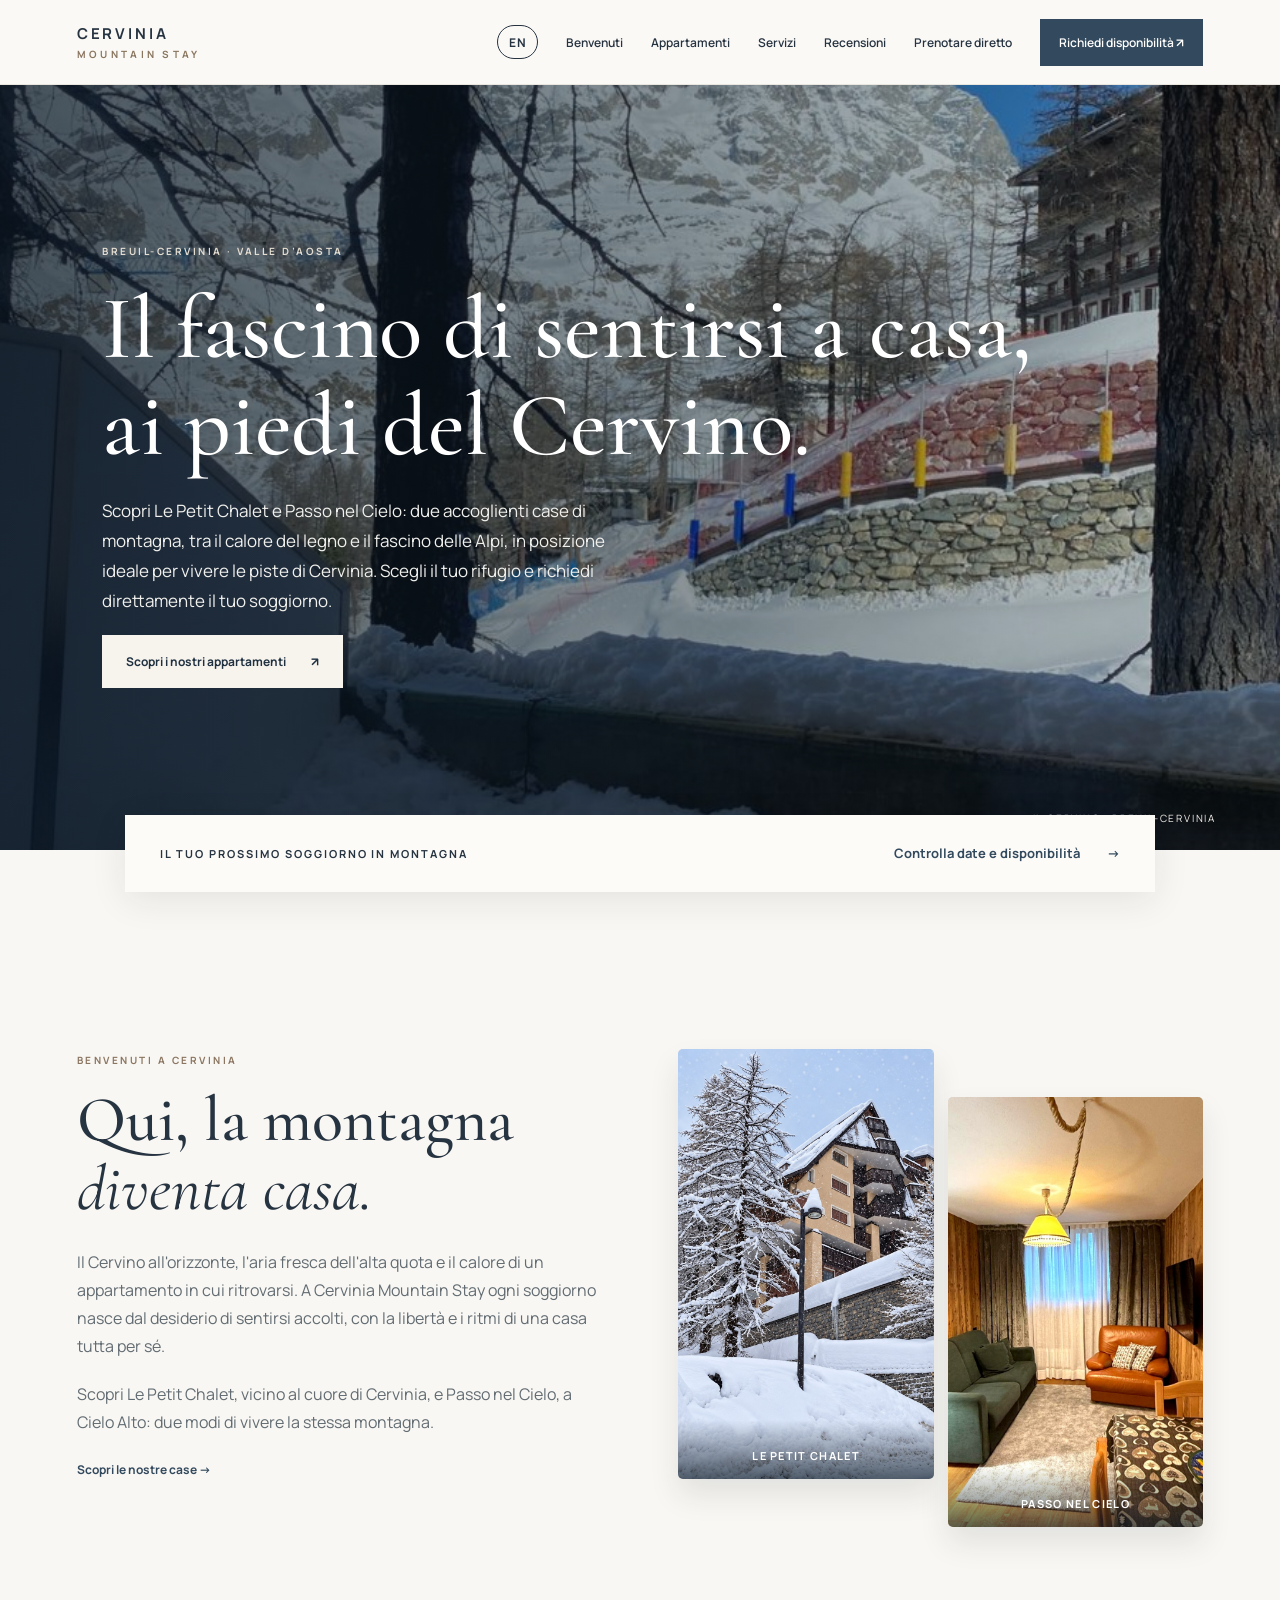
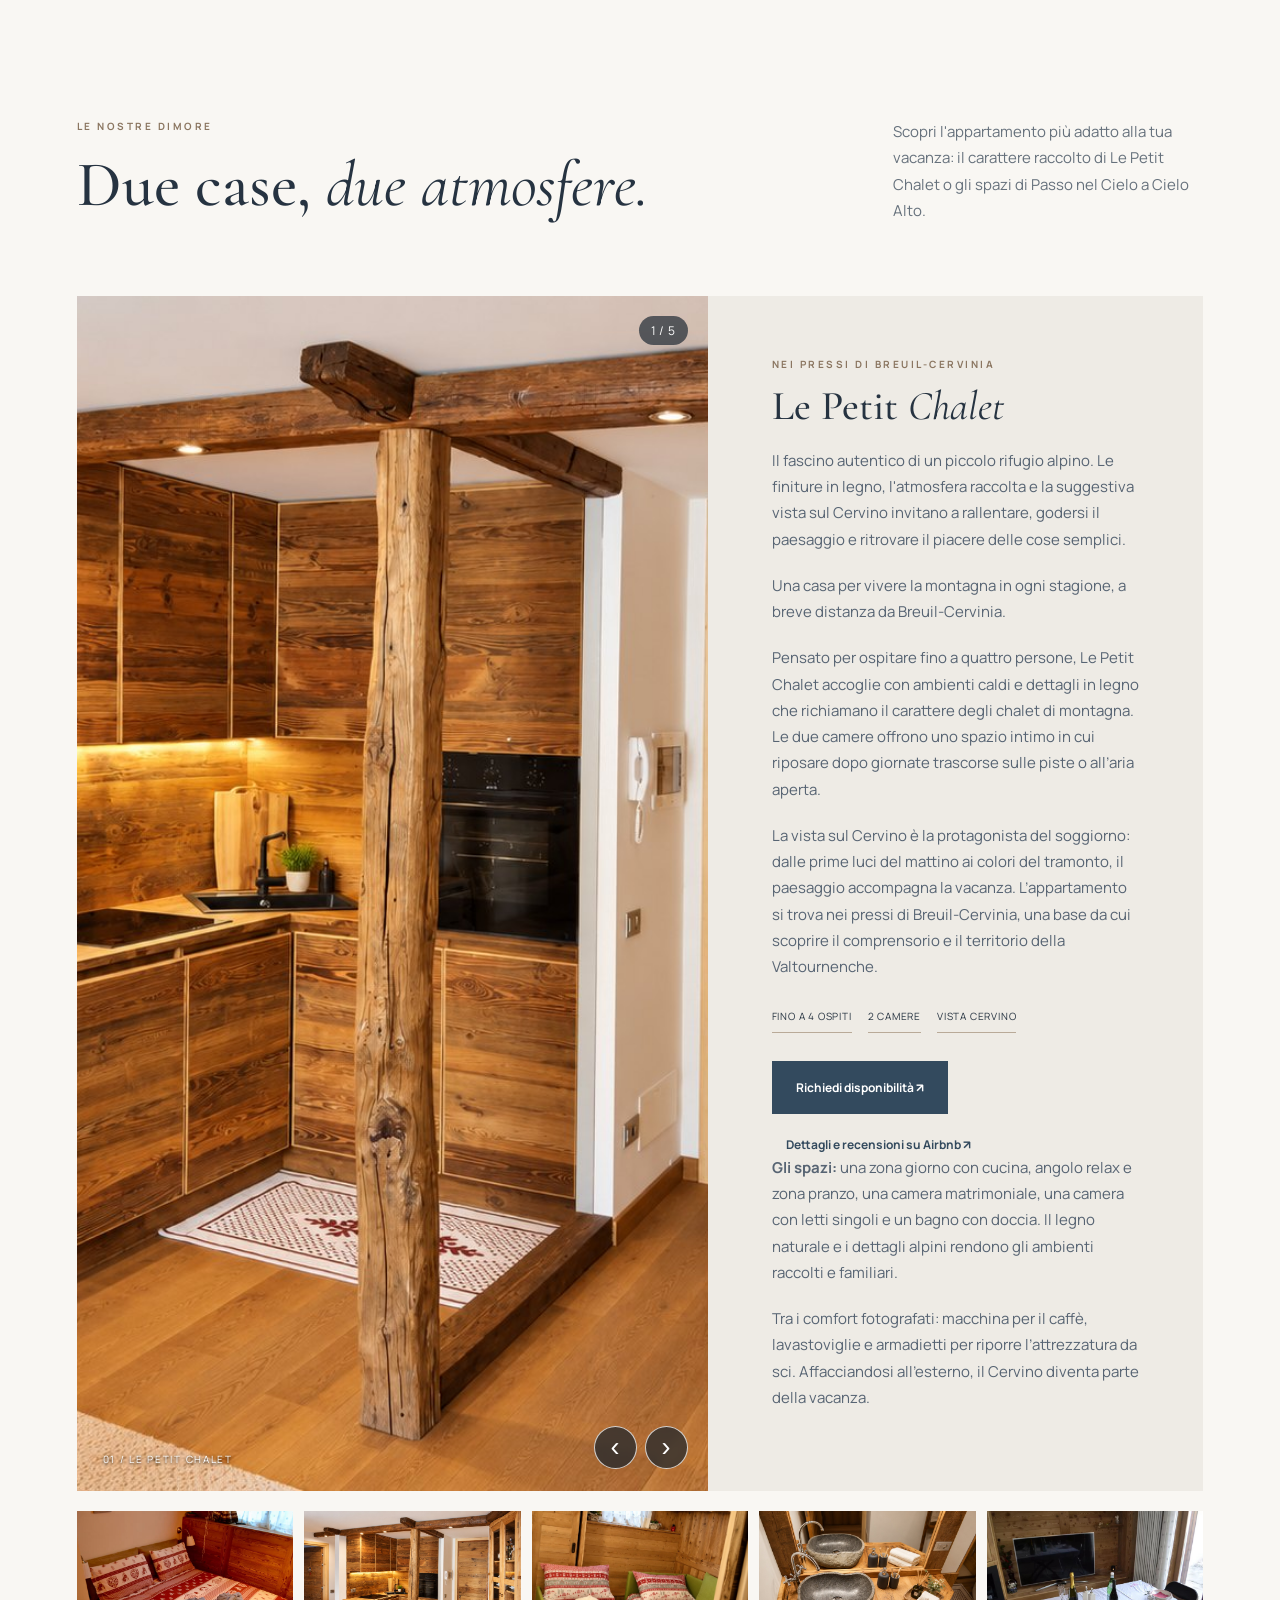
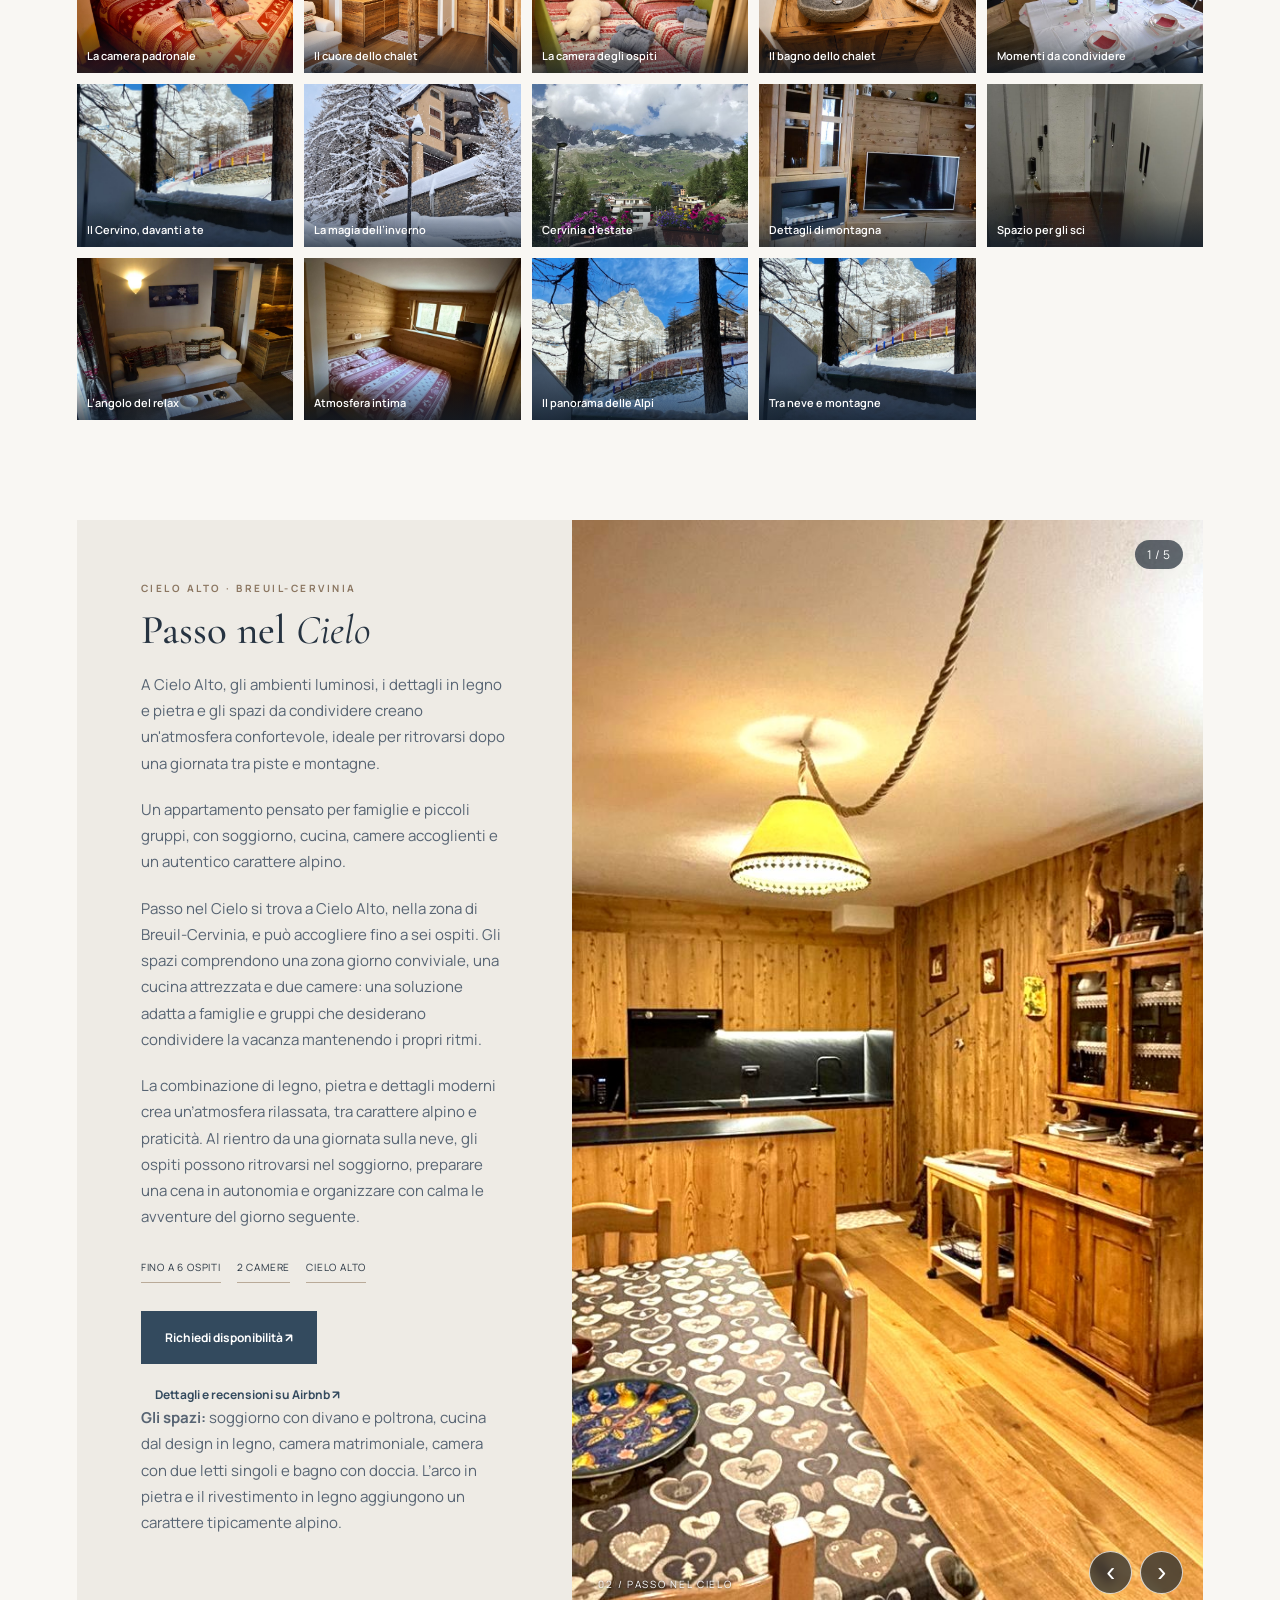
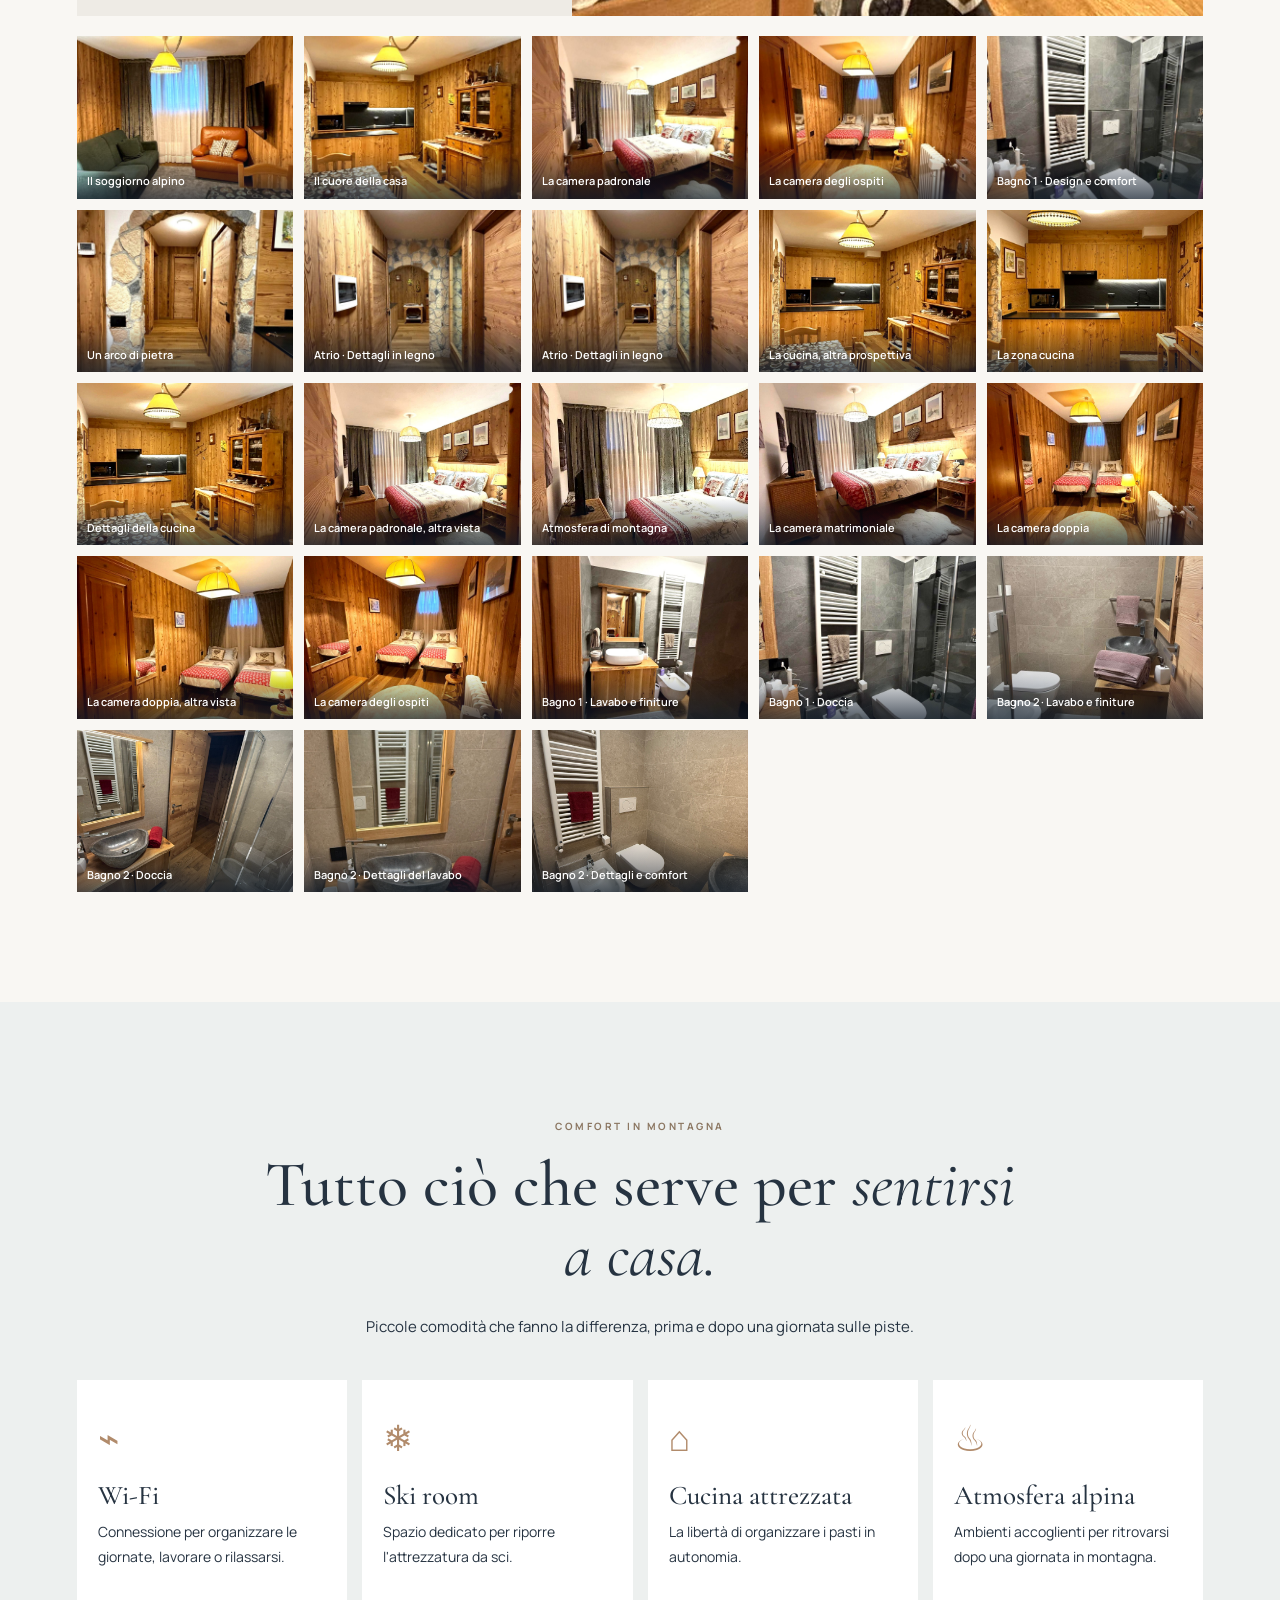
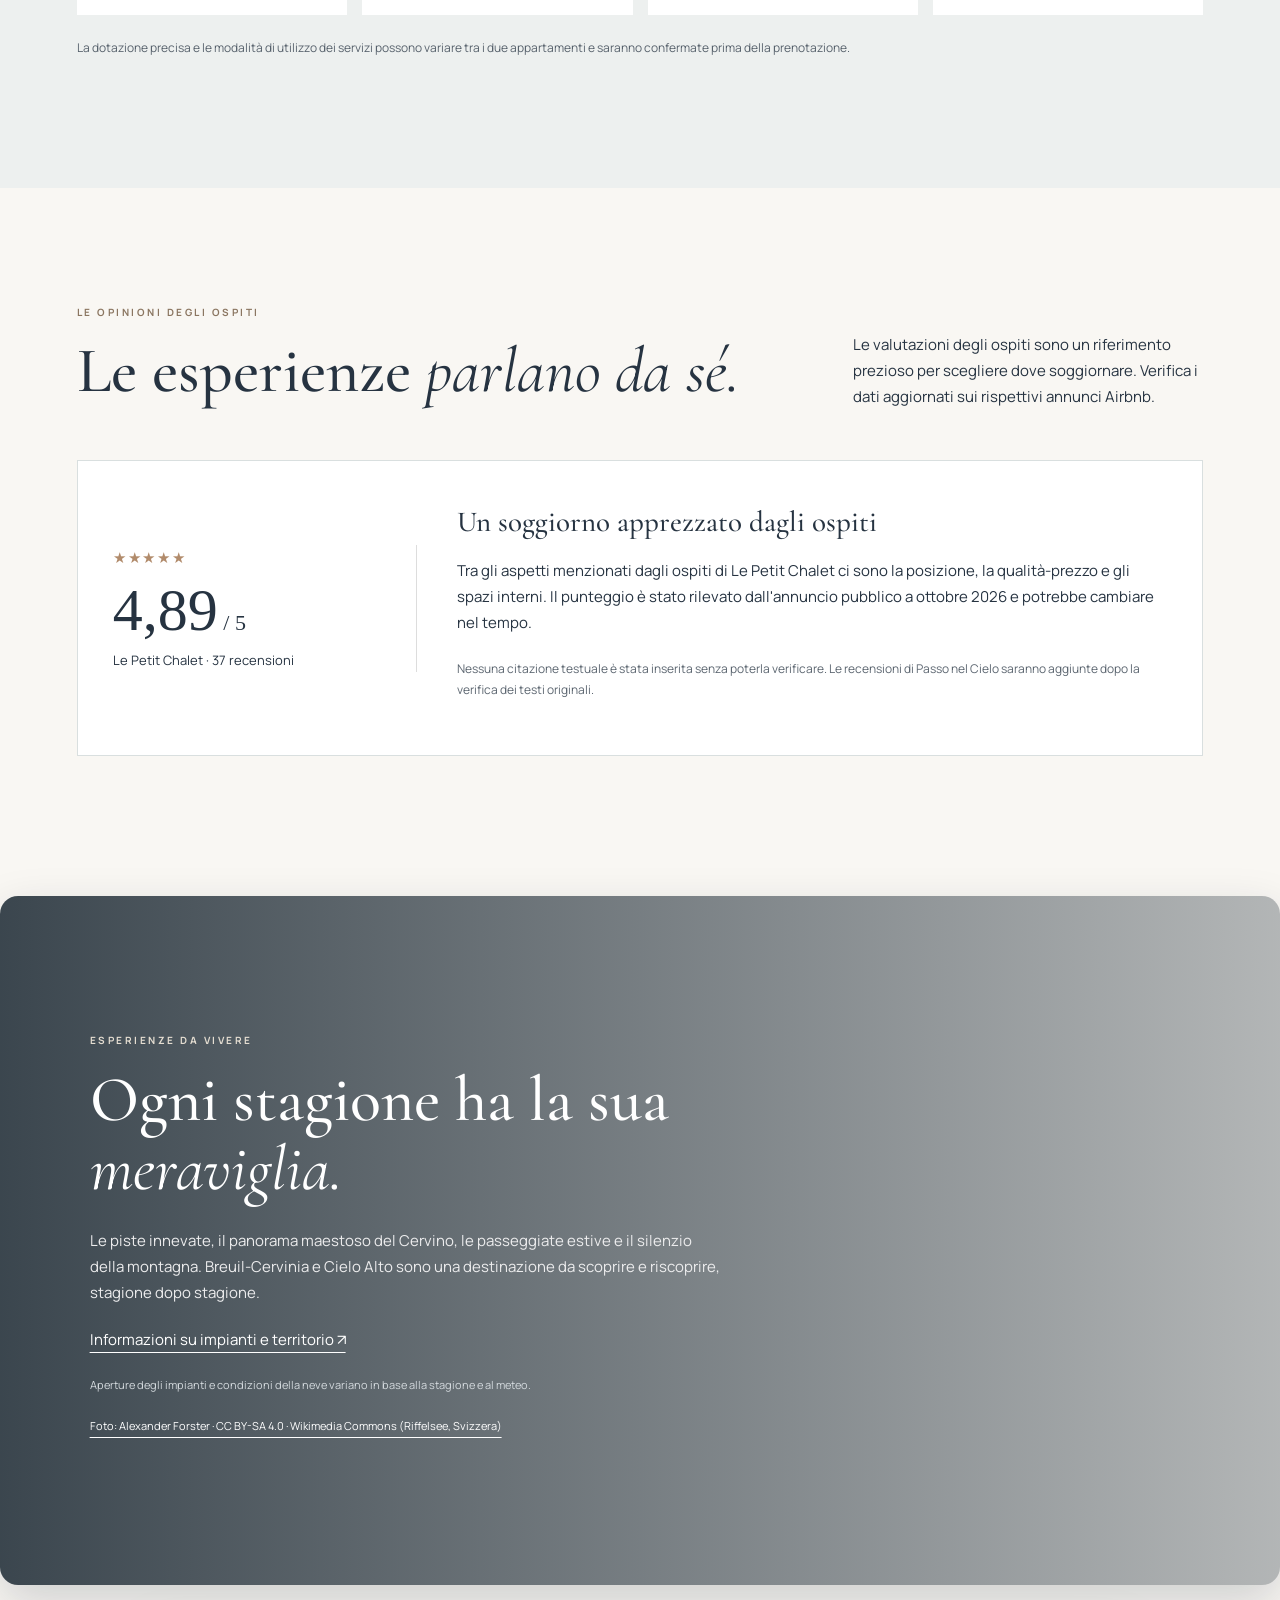
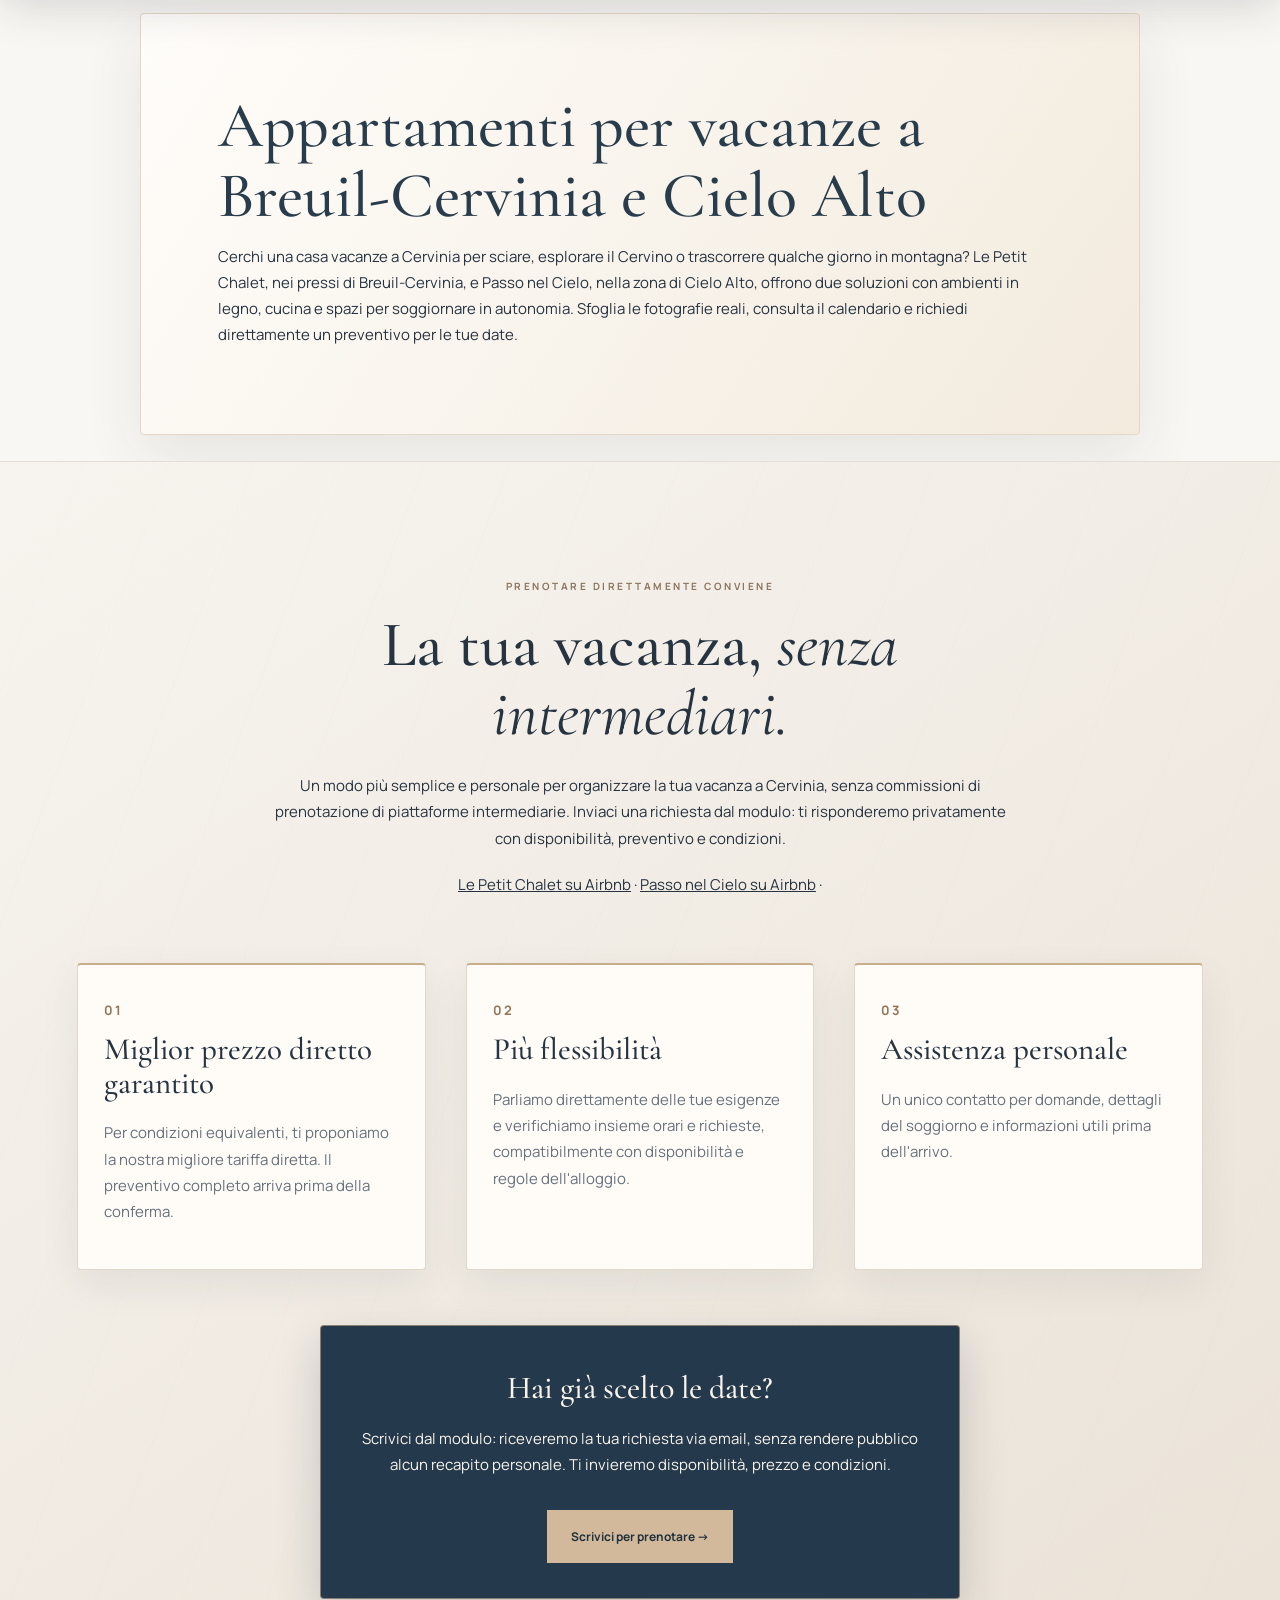
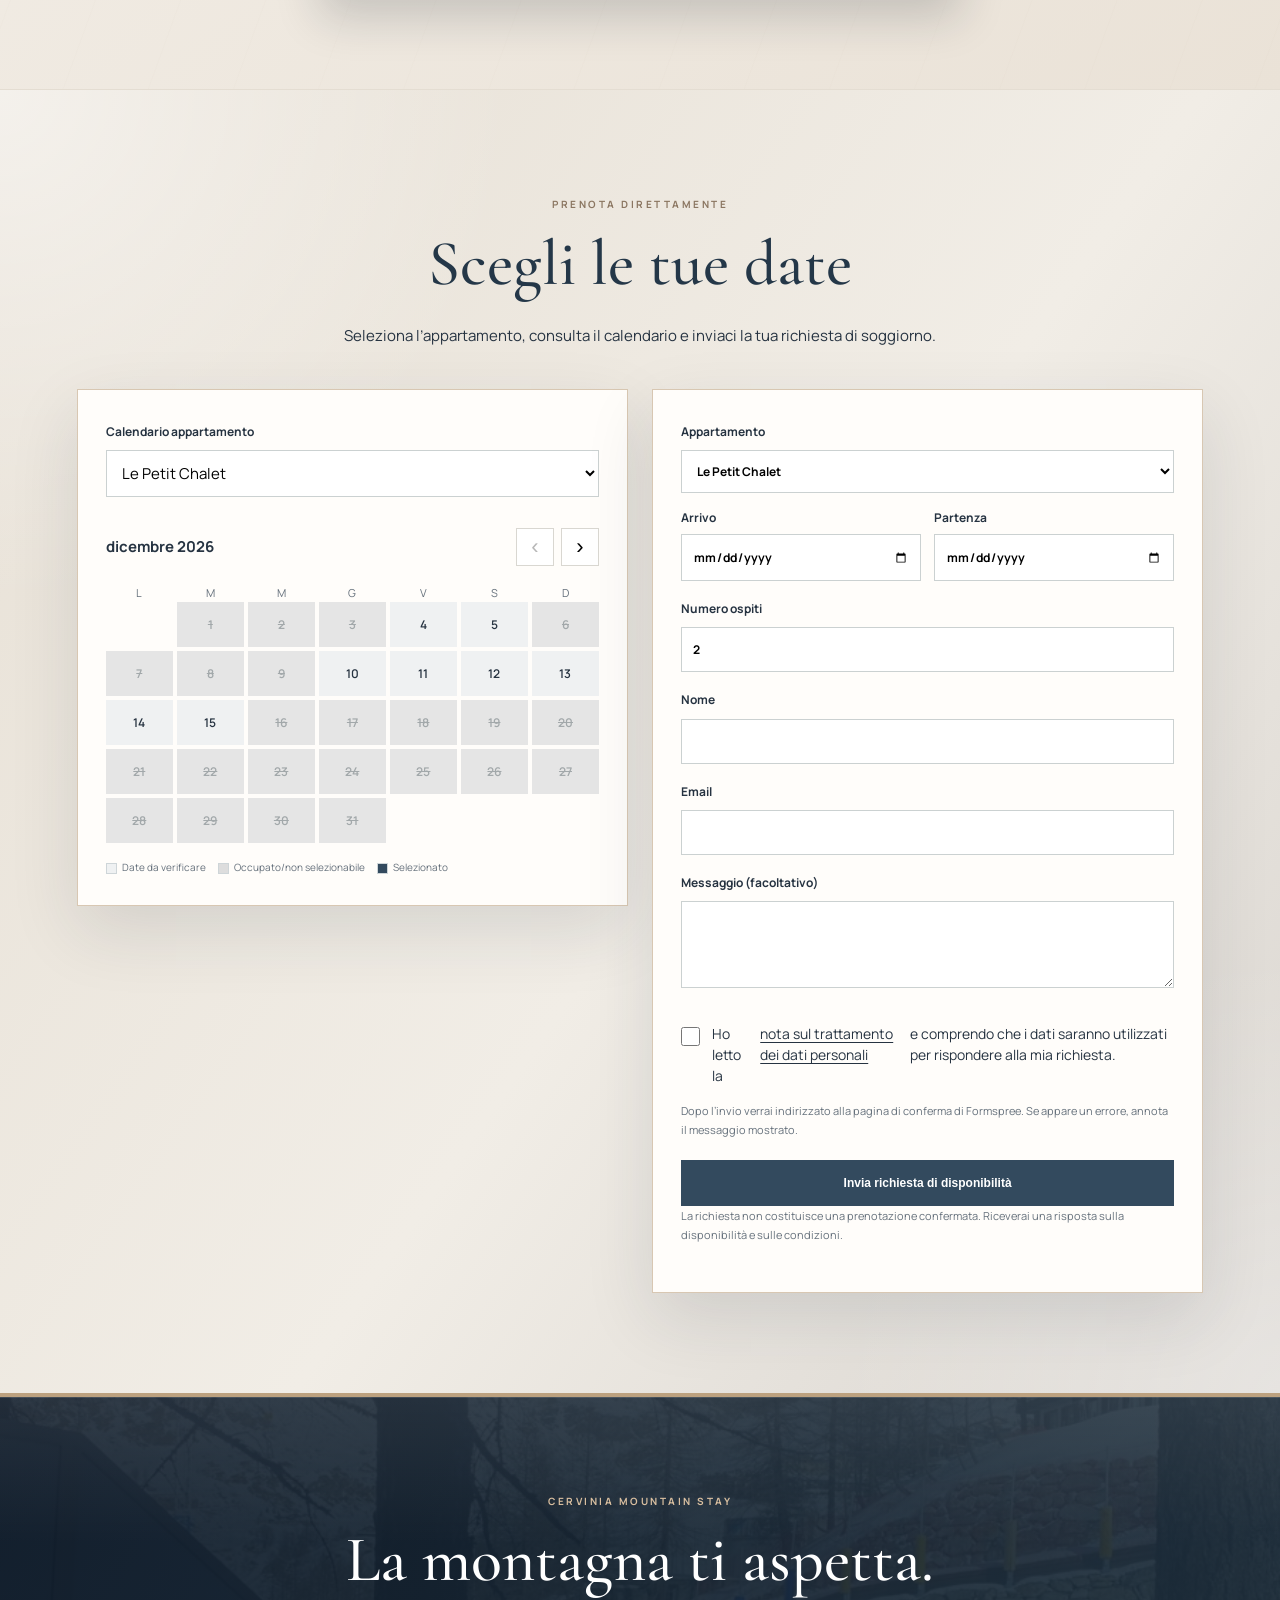
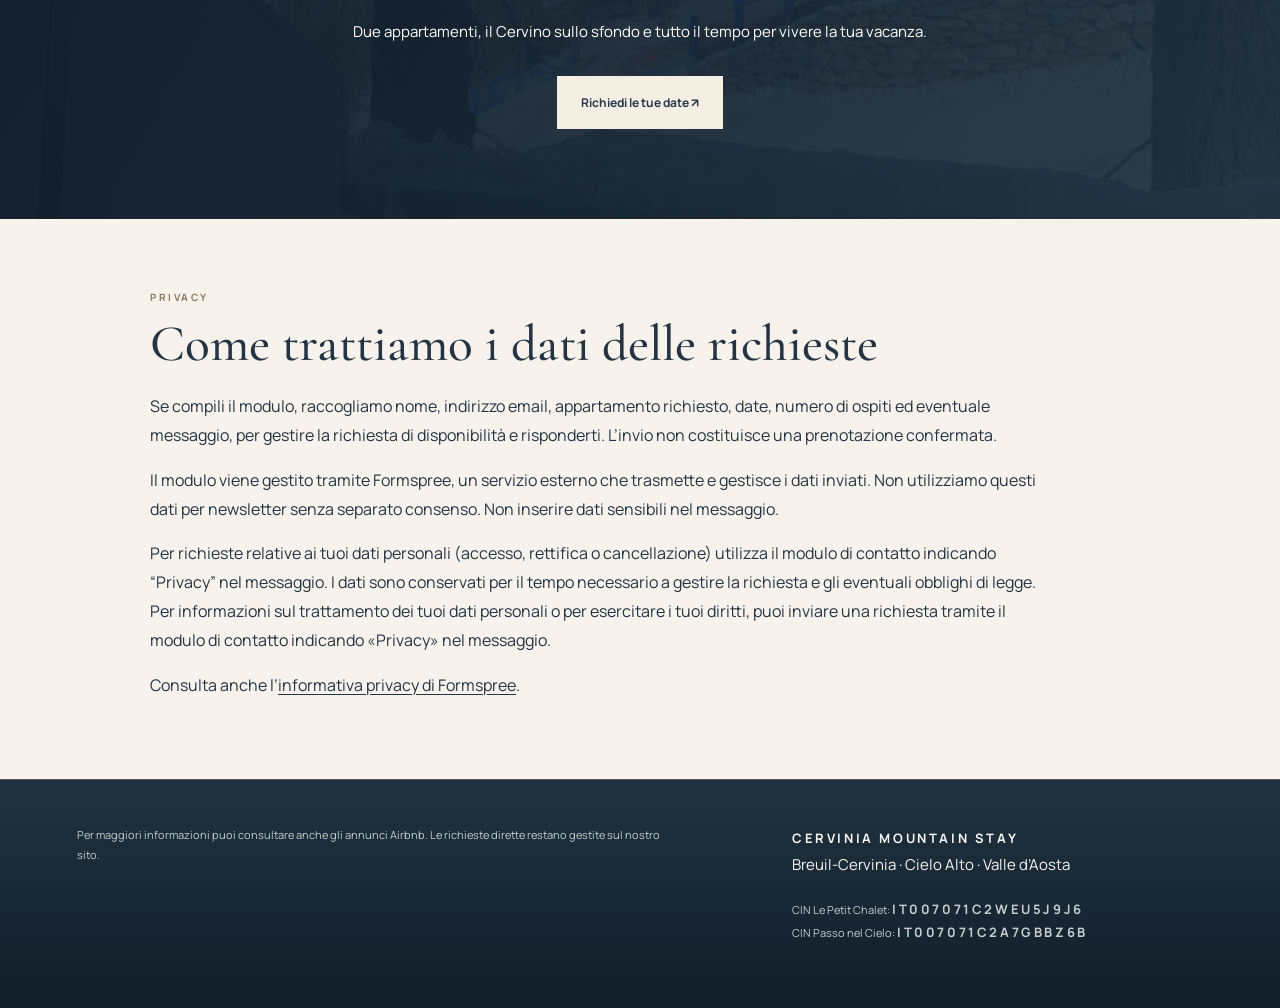
<file: index.html>
<!DOCTYPE html>

<html lang="it"><head><meta charset="utf-8"/><meta content="width=device-width,initial-scale=1" name="viewport"/><title>Chalet in affitto a Cervinia | Cervinia Mountain Stay</title><meta content="Appartamenti vacanze a Cervinia e Cielo Alto: Le Petit Chalet con vista Cervino per 4 ospiti e Passo nel Cielo per 6. Foto e richieste dirette." name="description"/><meta content="#243444" name="theme-color"/><meta content="index,follow,max-image-preview:large" name="robots"/><meta content="website" property="og:type"/><meta content="Chalet in affitto a Cervinia | Cervinia Mountain Stay" property="og:title"/><meta content="Appartamenti vacanze a Cervinia e Cielo Alto: Le Petit Chalet con vista Cervino per 4 ospiti e Passo nel Cielo per 6. Foto e richieste dirette." property="og:description"/><link rel="canonical" href="https://giorginac.github.io/cervinia-mountain-stay/"/><meta property="og:url" content="https://giorginac.github.io/cervinia-mountain-stay/"/><meta property="og:locale" content="it_IT"/><meta property="og:image" content="https://giorginac.github.io/cervinia-mountain-stay/petit_view.jpg"/><meta property="og:image:alt" content="Vista sul Cervino da Le Petit Chalet a Cervinia"/><meta name="twitter:card" content="summary_large_image"/><meta name="twitter:title" content="Chalet in affitto a Cervinia | Cervinia Mountain Stay"/><meta name="twitter:description" content="Appartamenti vacanze a Cervinia e Cielo Alto: Le Petit Chalet con vista Cervino per 4 ospiti e Passo nel Cielo per 6. Foto e richieste dirette."/><meta name="twitter:image" content="https://giorginac.github.io/cervinia-mountain-stay/petit_view.jpg"/><link rel="alternate" hreflang="x-default" href="https://giorginac.github.io/cervinia-mountain-stay/"/><link href="style.css" rel="stylesheet"/><link rel="alternate" hreflang="en" href="https://giorginac.github.io/cervinia-mountain-stay/en.html"/><link rel="alternate" hreflang="it" href="https://giorginac.github.io/cervinia-mountain-stay/"/><script type="application/ld+json">{"@context":"https://schema.org","@graph":[{"@type":"WebSite","name":"Cervinia Mountain Stay","url":"https://giorginac.github.io/cervinia-mountain-stay/","inLanguage":["it","en"]},{"@type":"WebPage","name":"Appartamenti vacanze a Cervinia | Le Petit Chalet e Passo nel Cielo","url":"https://giorginac.github.io/cervinia-mountain-stay/","description":"Appartamenti vacanze a Cervinia e Cielo Alto: Le Petit Chalet con vista Cervino per 4 ospiti e Passo nel Cielo per 6. Foto e richieste dirette.","inLanguage":"it","isPartOf":{"@type":"WebSite","url":"https://giorginac.github.io/cervinia-mountain-stay/"},"mainEntity":{"@type":"ItemList","itemListElement":[{"@type":"ListItem","position":1,"name":"Le Petit Chalet","url":"https://giorginac.github.io/cervinia-mountain-stay/#alloggi"},{"@type":"ListItem","position":2,"name":"Passo nel Cielo","url":"https://giorginac.github.io/cervinia-mountain-stay/#alloggi"}]}}]}</script></head><body>
<header class="top"><a class="brand" href="#home">CERVINIA <small>MOUNTAIN STAY</small></a><button aria-controls="main-nav" aria-expanded="false" aria-label="Apri menu" class="menu-toggle" type="button">☰</button><nav id="main-nav"><a class="lang-switch" href="en.html" lang="en" hreflang="en">EN</a><a href="#filosofia">Benvenuti</a><a href="#alloggi">Appartamenti</a><a href="#servizi">Servizi</a><a href="#recensioni">Recensioni</a><a href="#vantaggi">Prenotare diretto</a><a class="nav-cta" href="#prenota">Richiedi disponibilità ↗</a></nav></header>
<main id="home">
<section aria-label="Vista sul Cervino" class="hero" style="background-image:linear-gradient(90deg,rgba(12,23,35,.74),rgba(21,39,52,.24)),url('petit_view.jpg')"><div class="hero-inner"><span class="eyebrow light">BREUIL-CERVINIA · VALLE D’AOSTA</span><h1>Il fascino di sentirsi a casa, ai piedi del Cervino.</h1><p>Scopri Le Petit Chalet e Passo nel Cielo: due accoglienti case di montagna, tra il calore del legno e il fascino delle Alpi, in posizione ideale per vivere le piste di Cervinia. Scegli il tuo rifugio e richiedi direttamente il tuo soggiorno.</p><a class="button light-btn" href="#alloggi">Scopri i nostri appartamenti <span>↗</span></a></div><span class="hero-caption">IL CERVINO · BREUIL-CERVINIA</span></section>
<section class="quickbook"><p>IL TUO PROSSIMO SOGGIORNO IN MONTAGNA</p><a href="#prenota">Controlla date e disponibilità <span>→</span></a></section>
<section class="section manifesto" id="filosofia"><div class="welcome-layout"><div class="welcome-copy"><span class="eyebrow">BENVENUTI A CERVINIA</span><h2>Qui, la montagna <em>diventa casa.</em></h2><p>Il Cervino all'orizzonte, l'aria fresca dell'alta quota e il calore di un appartamento in cui ritrovarsi. A Cervinia Mountain Stay ogni soggiorno nasce dal desiderio di sentirsi accolti, con la libertà e i ritmi di una casa tutta per sé.</p><p>Scopri Le Petit Chalet, vicino al cuore di Cervinia, e Passo nel Cielo, a Cielo Alto: due modi di vivere la stessa montagna.</p><a class="textlink" href="#alloggi">Scopri le nostre case →</a></div><div class="welcome-collage"><figure class="collage-one"><img alt="Esterno di Le Petit Chalet nel paesaggio innevato" loading="lazy" src="petit_exterior.jpg"/><figcaption>LE PETIT CHALET</figcaption></figure><figure class="collage-two"><img alt="Soggiorno accogliente di Passo nel Cielo a Cielo Alto" loading="lazy" src="passo_living.jpg"/><figcaption>PASSO NEL CIELO</figcaption></figure></div></div></section>
<section class="section residences" id="alloggi"><div class="section-heading"><div><span class="eyebrow">LE NOSTRE DIMORE</span><h2>Due case, <em>due atmosfere.</em></h2></div><p>Scopri l'appartamento più adatto alla tua vacanza: il carattere raccolto di Le Petit Chalet o gli spazi di Passo nel Cielo a Cielo Alto.</p></div>
<article class="residence"><div class="residence-image" data-slides="petit_kitchen.jpg|petit_living.jpg|petit_bed.jpg|petit_view.jpg|petit_dining.jpg" data-slideshow="0"><img alt="Foto di anteprima Le Petit Chalet" data-cover-lightbox="" loading="eager" src="petit_kitchen.jpg"/><span class="photo-label">01 / LE PETIT CHALET</span><div aria-label="Controlli slideshow" class="preview-controls"><button aria-label="Foto precedente" class="preview-prev" type="button">‹</button><button aria-label="Foto successiva" class="preview-next" type="button">›</button></div><span aria-live="off" class="preview-counter">1 / 5</span></div><div class="residence-copy"><span class="eyebrow">NEI PRESSI DI BREUIL-CERVINIA</span><h3>Le Petit <em>Chalet</em></h3><p>Il fascino autentico di un piccolo rifugio alpino. Le finiture in legno, l'atmosfera raccolta e la suggestiva vista sul Cervino invitano a rallentare, godersi il paesaggio e ritrovare il piacere delle cose semplici.</p><p>Una casa per vivere la montagna in ogni stagione, a breve distanza da Breuil-Cervinia.</p><p>Pensato per ospitare fino a quattro persone, Le Petit Chalet accoglie con ambienti caldi e dettagli in legno che richiamano il carattere degli chalet di montagna. Le due camere offrono uno spazio intimo in cui riposare dopo giornate trascorse sulle piste o all’aria aperta.</p><p>La vista sul Cervino è la protagonista del soggiorno: dalle prime luci del mattino ai colori del tramonto, il paesaggio accompagna la vacanza. L’appartamento si trova nei pressi di Breuil-Cervinia, una base da cui scoprire il comprensorio e il territorio della Valtournenche.</p><div class="property-facts"><span>FINO A 4 OSPITI</span><span>2 CAMERE</span><span>VISTA CERVINO</span></div><div class="actions"><a class="button" data-property="Le Petit Chalet" href="#prenota">Richiedi disponibilità ↗</a><a class="textlink airbnb-link" href="https://www.airbnb.it/h/lepetitechalet" rel="noopener noreferrer" target="_blank">Dettagli e recensioni su Airbnb ↗</a></div><p><strong>Gli spazi:</strong> una zona giorno con cucina, angolo relax e zona pranzo, una camera matrimoniale, una camera con letti singoli e un bagno con doccia. Il legno naturale e i dettagli alpini rendono gli ambienti raccolti e familiari.</p><p>Tra i comfort fotografati: macchina per il caffè, lavastoviglie e armadietti per riporre l’attrezzatura da sci. Affacciandosi all’esterno, il Cervino diventa parte della vacanza.</p></div></article>
<div class="gallery-row gallery-curated"><a aria-label="Ingrandisci foto: La camera padronale" class="photo-tile" data-lightbox="" href="petit_bed.jpg"><img alt="La camera padronale — Le Petit Chalet" loading="lazy" src="petit_bed.jpg"/><span>La camera padronale</span></a><a aria-label="Ingrandisci foto: Il cuore dello chalet" class="photo-tile" data-lightbox="" href="petit_kitchen.jpg"><img alt="Il cuore dello chalet — Le Petit Chalet" loading="lazy" src="petit_kitchen.jpg"/><span>Il cuore dello chalet</span></a><a aria-label="Ingrandisci foto: La camera degli ospiti" class="photo-tile" data-lightbox="" href="petit_twin.jpg"><img alt="La camera degli ospiti — Le Petit Chalet" loading="lazy" src="petit_twin.jpg"/><span>La camera degli ospiti</span></a><a aria-label="Ingrandisci foto: Il bagno dello chalet" class="photo-tile" data-lightbox="" href="petit_bath.jpg"><img alt="Il bagno dello chalet — Le Petit Chalet" loading="lazy" src="petit_bath.jpg"/><span>Il bagno dello chalet</span></a><a aria-label="Ingrandisci foto: Momenti da condividere" class="photo-tile" data-lightbox="" href="petit_dining.jpg"><img alt="Momenti da condividere — Le Petit Chalet" loading="lazy" src="petit_dining.jpg"/><span>Momenti da condividere</span></a><a aria-label="Ingrandisci foto: Il Cervino, davanti a te" class="photo-tile" data-lightbox="" href="petit_view.jpg"><img alt="Il Cervino, davanti a te — Le Petit Chalet" loading="lazy" src="petit_view.jpg"/><span>Il Cervino, davanti a te</span></a><a aria-label="Ingrandisci foto: La magia dell’inverno" class="photo-tile" data-lightbox="" href="petit_exterior.jpg"><img alt="La magia dell’inverno — Le Petit Chalet" loading="lazy" src="petit_exterior.jpg"/><span>La magia dell’inverno</span></a><a aria-label="Ingrandisci foto: Cervinia d’estate" class="photo-tile" data-lightbox="" href="petit_summer.jpg"><img alt="Cervinia d’estate — Le Petit Chalet" loading="lazy" src="petit_summer.jpg"/><span>Cervinia d’estate</span></a><a aria-label="Ingrandisci foto: Dettagli di montagna" class="photo-tile" data-lightbox="" href="petit_fire.jpg"><img alt="Dettagli di montagna — Le Petit Chalet" loading="lazy" src="petit_fire.jpg"/><span>Dettagli di montagna</span></a><a aria-label="Ingrandisci foto: Spazio per gli sci" class="photo-tile" data-lightbox="" href="petit_ski.jpg"><img alt="Spazio per gli sci — Le Petit Chalet" loading="lazy" src="petit_ski.jpg"/><span>Spazio per gli sci</span></a><a aria-label="Ingrandisci foto: L’angolo del relax" class="photo-tile" data-lightbox="" href="petit_living.jpg"><img alt="L’angolo del relax — Le Petit Chalet" loading="lazy" src="petit_living.jpg"/><span>L’angolo del relax</span></a><a aria-label="Ingrandisci foto: Atmosfera intima" class="photo-tile" data-lightbox="" href="lepetit_bedroom.jpg"><img alt="Atmosfera intima — Le Petit Chalet" loading="lazy" src="lepetit_bedroom.jpg"/><span>Atmosfera intima</span></a><a aria-label="Ingrandisci foto: Il panorama delle Alpi" class="photo-tile" data-lightbox="" href="lepetit_view1.jpg"><img alt="Il panorama delle Alpi — Le Petit Chalet" loading="lazy" src="lepetit_view1.jpg"/><span>Il panorama delle Alpi</span></a><a aria-label="Ingrandisci foto: Tra neve e montagne" class="photo-tile" data-lightbox="" href="lepetit_view2.jpg"><img alt="Tra neve e montagne — Le Petit Chalet" loading="lazy" src="lepetit_view2.jpg"/><span>Tra neve e montagne</span></a></div>
<article class="residence reversed"><div class="residence-image" data-slides="passo_kitchen.jpg|passo_living.jpg|passo_master.jpg|passo_twin.jpg|passo_arch.jpg" data-slideshow="1"><img alt="Foto di anteprima Passo nel Cielo" data-cover-lightbox="" loading="eager" src="passo_kitchen.jpg"/><span class="photo-label">02 / PASSO NEL CIELO</span><div aria-label="Controlli slideshow" class="preview-controls"><button aria-label="Foto precedente" class="preview-prev" type="button">‹</button><button aria-label="Foto successiva" class="preview-next" type="button">›</button></div><span aria-live="off" class="preview-counter">1 / 5</span></div><div class="residence-copy"><span class="eyebrow">CIELO ALTO · BREUIL-CERVINIA</span><h3>Passo nel <em>Cielo</em></h3><p>A Cielo Alto, gli ambienti luminosi, i dettagli in legno e pietra e gli spazi da condividere creano un'atmosfera confortevole, ideale per ritrovarsi dopo una giornata tra piste e montagne.</p><p>Un appartamento pensato per famiglie e piccoli gruppi, con soggiorno, cucina, camere accoglienti e un autentico carattere alpino.</p><p>Passo nel Cielo si trova a Cielo Alto, nella zona di Breuil-Cervinia, e può accogliere fino a sei ospiti. Gli spazi comprendono una zona giorno conviviale, una cucina attrezzata e due camere: una soluzione adatta a famiglie e gruppi che desiderano condividere la vacanza mantenendo i propri ritmi.</p><p>La combinazione di legno, pietra e dettagli moderni crea un’atmosfera rilassata, tra carattere alpino e praticità. Al rientro da una giornata sulla neve, gli ospiti possono ritrovarsi nel soggiorno, preparare una cena in autonomia e organizzare con calma le avventure del giorno seguente.</p><div class="property-facts"><span>FINO A 6 OSPITI</span><span>2 CAMERE</span><span>CIELO ALTO</span></div><div class="actions"><a class="button" data-property="Passo nel Cielo" href="#prenota">Richiedi disponibilità ↗</a><a class="textlink airbnb-link" href="https://www.airbnb.it/h/passonelcielo" rel="noopener noreferrer" target="_blank">Dettagli e recensioni su Airbnb ↗</a></div><p><strong>Gli spazi:</strong> soggiorno con divano e poltrona, cucina dal design in legno, camera matrimoniale, camera con due letti singoli e bagno con doccia. L’arco in pietra e il rivestimento in legno aggiungono un carattere tipicamente alpino.</p></div></article>
<div class="gallery-row gallery-curated"><a aria-label="Ingrandisci foto: Il soggiorno alpino" class="photo-tile" data-lightbox="" href="passo_living.jpg"><img alt="Il soggiorno alpino — Passo nel Cielo" loading="lazy" src="passo_living.jpg"/><span>Il soggiorno alpino</span></a><a aria-label="Ingrandisci foto: Il cuore della casa" class="photo-tile" data-lightbox="" href="passo_kitchen.jpg"><img alt="Il cuore della casa — Passo nel Cielo" loading="lazy" src="passo_kitchen.jpg"/><span>Il cuore della casa</span></a><a aria-label="Ingrandisci foto: La camera padronale" class="photo-tile" data-lightbox="" href="passo_master.jpg"><img alt="La camera padronale — Passo nel Cielo" loading="lazy" src="passo_master.jpg"/><span>La camera padronale</span></a><a aria-label="Ingrandisci foto: La camera degli ospiti" class="photo-tile" data-lightbox="" href="passo_twin.jpg"><img alt="La camera degli ospiti — Passo nel Cielo" loading="lazy" src="passo_twin.jpg"/><span>La camera degli ospiti</span></a><a aria-label="Ingrandisci foto: Bagno 1 · Design e comfort" class="photo-tile" data-lightbox="" href="passo_bath.jpg"><img alt="Bagno 1 · Design e comfort — Passo nel Cielo" loading="lazy" src="passo_bath.jpg"/><span>Bagno 1 · Design e comfort</span></a><a aria-label="Ingrandisci foto: Un arco di pietra" class="photo-tile" data-lightbox="" href="passo_arch.jpg"><img alt="Un arco di pietra — Passo nel Cielo" loading="lazy" src="passo_arch.jpg"/><span>Un arco di pietra</span></a><a aria-label="Ingrandisci foto: Atrio · Dettagli in legno" class="photo-tile" data-lightbox="" href="passo_hall.jpg"><img alt="Atrio · Dettagli in legno — Passo nel Cielo" loading="lazy" src="passo_hall.jpg"/><span>Atrio · Dettagli in legno</span></a><a aria-label="Ingrandisci foto: Atrio · Dettagli in legno" class="photo-tile" data-lightbox="" href="passo_hall.jpg"><img alt="Atrio · Dettagli in legno — Passo nel Cielo" loading="lazy" src="passo_hall.jpg"/><span>Atrio · Dettagli in legno</span></a><a aria-label="Ingrandisci foto: La cucina, altra prospettiva" class="photo-tile" data-lightbox="" href="passo_kitchen2.jpg"><img alt="La cucina, altra prospettiva — Passo nel Cielo" loading="lazy" src="passo_kitchen2.jpg"/><span>La cucina, altra prospettiva</span></a><a aria-label="Ingrandisci foto: La zona cucina" class="photo-tile" data-lightbox="" href="passo_kitchen3.jpg"><img alt="La zona cucina — Passo nel Cielo" loading="lazy" src="passo_kitchen3.jpg"/><span>La zona cucina</span></a><a aria-label="Ingrandisci foto: Dettagli della cucina" class="photo-tile" data-lightbox="" href="passo_kitchen_close.jpg"><img alt="Dettagli della cucina — Passo nel Cielo" loading="lazy" src="passo_kitchen_close.jpg"/><span>Dettagli della cucina</span></a><a aria-label="Ingrandisci foto: La camera padronale, altra vista" class="photo-tile" data-lightbox="" href="passo_master1.jpg"><img alt="La camera padronale, altra vista — Passo nel Cielo" loading="lazy" src="passo_master1.jpg"/><span>La camera padronale, altra vista</span></a><a aria-label="Ingrandisci foto: Atmosfera di montagna" class="photo-tile" data-lightbox="" href="passo_master2.jpg"><img alt="Atmosfera di montagna — Passo nel Cielo" loading="lazy" src="passo_master2.jpg"/><span>Atmosfera di montagna</span></a><a aria-label="Ingrandisci foto: La camera matrimoniale" class="photo-tile" data-lightbox="" href="passo_master3.jpg"><img alt="La camera matrimoniale — Passo nel Cielo" loading="lazy" src="passo_master3.jpg"/><span>La camera matrimoniale</span></a><a aria-label="Ingrandisci foto: La camera doppia" class="photo-tile" data-lightbox="" href="passo_twin1.jpg"><img alt="La camera doppia — Passo nel Cielo" loading="lazy" src="passo_twin1.jpg"/><span>La camera doppia</span></a><a aria-label="Ingrandisci foto: La camera doppia, altra vista" class="photo-tile" data-lightbox="" href="passo_twin2.jpg"><img alt="La camera doppia, altra vista — Passo nel Cielo" loading="lazy" src="passo_twin2.jpg"/><span>La camera doppia, altra vista</span></a><a aria-label="Ingrandisci foto: La camera degli ospiti" class="photo-tile" data-lightbox="" href="passo_twin3.jpg"><img alt="La camera degli ospiti — Passo nel Cielo" loading="lazy" src="passo_twin3.jpg"/><span>La camera degli ospiti</span></a><a aria-label="Ingrandisci foto: Bagno 1 · Lavabo e finiture" class="photo-tile" data-lightbox="" href="passo_bath1.jpg"><img alt="Bagno 1 · Lavabo e finiture — Passo nel Cielo" loading="lazy" src="passo_bath1.jpg"/><span>Bagno 1 · Lavabo e finiture</span></a><a aria-label="Ingrandisci foto: Bagno 1 · Doccia" class="photo-tile" data-lightbox="" href="passo_bath2.jpg"><img alt="Bagno 1 · Doccia — Passo nel Cielo" loading="lazy" src="passo_bath2.jpg"/><span>Bagno 1 · Doccia</span></a><a aria-label="Ingrandisci foto: Bagno 2 · Lavabo e finiture" class="photo-tile" data-lightbox="" href="passo_bagno2_1.jpg"><img alt="Bagno 2 · Lavabo e finiture — Passo nel Cielo" loading="lazy" src="passo_bagno2_1.jpg"/><span>Bagno 2 · Lavabo e finiture</span></a><a aria-label="Ingrandisci foto: Bagno 2 · Doccia" class="photo-tile" data-lightbox="" href="passo_bagno2_2.jpg"><img alt="Bagno 2 · Doccia — Passo nel Cielo" loading="lazy" src="passo_bagno2_2.jpg"/><span>Bagno 2 · Doccia</span></a><a aria-label="Ingrandisci foto: Bagno 2 · Dettagli del lavabo" class="photo-tile" data-lightbox="" href="passo_bagno2_3.jpg"><img alt="Bagno 2 · Dettagli del lavabo — Passo nel Cielo" loading="lazy" src="passo_bagno2_3.jpg"/><span>Bagno 2 · Dettagli del lavabo</span></a><a aria-label="Ingrandisci foto: Bagno 2 · Dettagli e comfort" class="photo-tile" data-lightbox="" href="passo_bagno2_4.jpg"><img alt="Bagno 2 · Dettagli e comfort — Passo nel Cielo" loading="lazy" src="passo_bagno2_4.jpg"/><span>Bagno 2 · Dettagli e comfort</span></a></div>
</section><section class="section amenities" id="servizi"><div class="center"><span class="eyebrow">COMFORT IN MONTAGNA</span><h2>Tutto ciò che serve per <em>sentirsi a casa.</em></h2><p>Piccole comodità che fanno la differenza, prima e dopo una giornata sulle piste.</p></div><div class="amenity-grid"><div class="amenity"><span class="amenity-icon">⌁</span><h3>Wi-Fi</h3><p>Connessione per organizzare le giornate, lavorare o rilassarsi.</p></div><div class="amenity"><span class="amenity-icon">❄</span><h3>Ski room</h3><p>Spazio dedicato per riporre l'attrezzatura da sci.</p></div><div class="amenity"><span class="amenity-icon">⌂</span><h3>Cucina attrezzata</h3><p>La libertà di organizzare i pasti in autonomia.</p></div><div class="amenity"><span class="amenity-icon">♨</span><h3>Atmosfera alpina</h3><p>Ambienti accoglienti per ritrovarsi dopo una giornata in montagna.</p></div></div><p class="service-note">La dotazione precisa e le modalità di utilizzo dei servizi possono variare tra i due appartamenti e saranno confermate prima della prenotazione.</p></section><section class="section reviews" id="recensioni"><div class="reviews-heading"><div><span class="eyebrow">LE OPINIONI DEGLI OSPITI</span><h2>Le esperienze <em>parlano da sé.</em></h2></div><p>Le valutazioni degli ospiti sono un riferimento prezioso per scegliere dove soggiornare. Verifica i dati aggiornati sui rispettivi annunci Airbnb.</p></div><div class="review-feature"><div class="review-number"><span aria-label="Valutazione 4,89 su 5" class="stars">★★★★★</span><strong>4,89<small> / 5</small></strong><span>Le Petit Chalet · 37 recensioni</span></div><div class="review-details"><h3>Un soggiorno apprezzato dagli ospiti</h3><p>Tra gli aspetti menzionati dagli ospiti di Le Petit Chalet ci sono la posizione, la qualità-prezzo e gli spazi interni. Il punteggio è stato rilevato dall'annuncio pubblico a ottobre 2026 e potrebbe cambiare nel tempo.</p><p class="review-disclaimer">Nessuna citazione testuale è stata inserita senza poterla verificare. Le recensioni di Passo nel Cielo saranno aggiunte dopo la verifica dei testi originali.</p></div></div></section>
<section class="mountain-banner" id="territorio" style="background-image:linear-gradient(90deg,rgba(17,31,42,.82),rgba(17,31,42,.30)),url('https://commons.wikimedia.org/wiki/Special:Redirect/file/Matterhorn-Cervino.jpg?width=1600')"><div class="mountain-content"><span class="eyebrow light">ESPERIENZE DA VIVERE</span><h2>Ogni stagione ha la sua <em>meraviglia.</em></h2><p>Le piste innevate, il panorama maestoso del Cervino, le passeggiate estive e il silenzio della montagna. Breuil-Cervinia e Cielo Alto sono una destinazione da scoprire e riscoprire, stagione dopo stagione.</p><a href="https://www.cervinia.it/" rel="noopener noreferrer" target="_blank">Informazioni su impianti e territorio ↗</a><p class="tiny">Aperture degli impianti e condizioni della neve variano in base alla stagione e al meteo.</p><p class="tiny"><a href="https://commons.wikimedia.org/wiki/File:Matterhorn-Cervino.jpg" rel="noopener noreferrer" target="_blank">Foto: Alexander Forster · CC BY-SA 4.0 · Wikimedia Commons (Riffelsee, Svizzera)</a></p></div></section><section class="section seo-content" id="cervinia-guide"><h2>Appartamenti per vacanze a Breuil-Cervinia e Cielo Alto</h2><p>Cerchi una casa vacanze a Cervinia per sciare, esplorare il Cervino o trascorrere qualche giorno in montagna? Le Petit Chalet, nei pressi di Breuil-Cervinia, e Passo nel Cielo, nella zona di Cielo Alto, offrono due soluzioni con ambienti in legno, cucina e spazi per soggiornare in autonomia. Sfoglia le fotografie reali, consulta il calendario e richiedi direttamente un preventivo per le tue date.</p></section>
<section class="section advantages" id="vantaggi"><div class="center"><span class="eyebrow">PRENOTARE DIRETTAMENTE CONVIENE</span><h2>La tua vacanza, <em>senza intermediari.</em></h2><p>Un modo più semplice e personale per organizzare la tua vacanza a Cervinia, senza commissioni di prenotazione di piattaforme intermediarie. Inviaci una richiesta dal modulo: ti risponderemo privatamente con disponibilità, preventivo e condizioni.</p><p><a href="https://www.airbnb.it/h/lepetitechalet" rel="noopener noreferrer" target="_blank">Le Petit Chalet su Airbnb</a> · <a href="https://www.airbnb.it/h/passonelcielo" rel="noopener noreferrer" target="_blank">Passo nel Cielo su Airbnb</a> · </p></div><div class="adv-grid"><div><strong>01</strong><h3>Miglior prezzo diretto garantito</h3><p>Per condizioni equivalenti, ti proponiamo la nostra migliore tariffa diretta. Il preventivo completo arriva prima della conferma.</p></div><div><strong>02</strong><h3>Più flessibilità</h3><p>Parliamo direttamente delle tue esigenze e verifichiamo insieme orari e richieste, compatibilmente con disponibilità e regole dell'alloggio.</p></div><div><strong>03</strong><h3>Assistenza personale</h3><p>Un unico contatto per domande, dettagli del soggiorno e informazioni utili prima dell'arrivo.</p></div></div><div class="adv-cta"><h3>Hai già scelto le date?</h3><p>Scrivici dal modulo: riceveremo la tua richiesta via email, senza rendere pubblico alcun recapito personale. Ti invieremo disponibilità, prezzo e condizioni.</p><a class="button" href="#prenota">Scrivici per prenotare →</a></div></section>
<section class="booking section" id="prenota">
<div class="bookinghead">
<span class="eyebrow">PRENOTA DIRETTAMENTE</span>
<h2>Scegli le tue date</h2>
<p>Seleziona l’appartamento, consulta il calendario e inviaci la tua richiesta di soggiorno.</p>
</div>
<div class="bookingbody">
<div class="calendar-shell">
<label for="calendar-property"><strong>Calendario appartamento</strong></label>
<select id="calendar-property"><option value="Le Petit Chalet">Le Petit Chalet</option><option value="Passo nel Cielo">Passo nel Cielo</option></select>
<div class="calendar-bar"><strong id="month-label"></strong><div class="calnav"><button aria-label="Mese precedente" id="prev-month" type="button">‹</button><button aria-label="Mese successivo" id="next-month" type="button">›</button></div></div>
<div class="weekday"><span>L</span><span>M</span><span>M</span><span>G</span><span>V</span><span>S</span><span>D</span></div>
<div aria-label="Calendario mensile" class="days" id="calendar-days"></div>
<p id="calendar-status" class="sr-only" role="status" aria-live="polite"></p><div class="legend"><span><i class="dot"></i>Date da verificare</span><span><i class="dot off"></i>Occupato/non selezionabile</span><span><i class="dot sel"></i>Selezionato</span></div>
</div>
<form class="requestform" id="request" action="https://formspree.io/f/xljjgqly" method="POST"><input type="hidden" name="_subject" value="Nuova richiesta Cervinia Mountain Stay">
<label>Appartamento<select id="property" required="" name="appartamento"><option value="Le Petit Chalet">Le Petit Chalet</option><option value="Passo nel Cielo">Passo nel Cielo</option></select></label>
<div class="fields"><label>Arrivo<input id="arrival" required="" type="date" name="arrivo"/></label><label>Partenza<input id="departure" required="" type="date" name="partenza"/></label></div>
<label>Numero ospiti<input id="guests" max="20" min="1" required="" type="number" value="2" name="numero_ospiti"/></label>
<label>Nome<input autocomplete="name" id="guestname" required="" type="text" name="nome"/></label>
<label>Email<input autocomplete="email" id="email" required="" type="email" name="email"/></label>
<label>Messaggio (facoltativo)<textarea id="message" rows="3" name="messaggio"></textarea></label>
<label class="privacy-consent"><input type="checkbox" name="consenso_privacy" value="Ho letto la nota privacy" required> Ho letto la <a href="#privacy">nota sul trattamento dei dati personali</a> e comprendo che i dati saranno utilizzati per rispondere alla mia richiesta.</label><p class="fine">Dopo l’invio verrai indirizzato alla pagina di conferma di Formspree. Se appare un errore, annota il messaggio mostrato.</p><button class="button" type="submit">Invia richiesta di disponibilità</button>
<p class="fine">La richiesta non costituisce una prenotazione confermata. Riceverai una risposta sulla disponibilità e sulle condizioni.</p>
</form>
</div>
</section><section class="closing"><span class="eyebrow light">CERVINIA MOUNTAIN STAY</span><h2>La montagna ti aspetta.</h2><p>Due appartamenti, il Cervino sullo sfondo e tutto il tempo per vivere la tua vacanza.</p><a class="button light-btn" href="#prenota">Richiedi le tue date ↗</a></section>
</main><section id="privacy" class="privacy-section section"><div class="privacy-inner"><span class="eyebrow">PRIVACY</span><h2>Come trattiamo i dati delle richieste</h2><p>Se compili il modulo, raccogliamo nome, indirizzo email, appartamento richiesto, date, numero di ospiti ed eventuale messaggio, per gestire la richiesta di disponibilità e risponderti. L’invio non costituisce una prenotazione confermata.</p><p>Il modulo viene gestito tramite Formspree, un servizio esterno che trasmette e gestisce i dati inviati. Non utilizziamo questi dati per newsletter senza separato consenso. Non inserire dati sensibili nel messaggio.</p><p>Per richieste relative ai tuoi dati personali (accesso, rettifica o cancellazione) utilizza il modulo di contatto indicando “Privacy” nel messaggio. I dati sono conservati per il tempo necessario a gestire la richiesta e gli eventuali obblighi di legge. Per informazioni sul trattamento dei tuoi dati personali o per esercitare i tuoi diritti, puoi inviare una richiesta tramite il modulo di contatto indicando «Privacy» nel messaggio.</p><p>Consulta anche l’<a href="https://formspree.io/legal/privacy-policy/" target="_blank" rel="noopener noreferrer">informativa privacy di Formspree</a>.</p></div></section><footer><p class="fine">Per maggiori informazioni puoi consultare anche gli annunci Airbnb. Le richieste dirette restano gestite sul nostro sito.</p><div><strong>CERVINIA MOUNTAIN STAY</strong><p>Breuil-Cervinia · Cielo Alto · Valle d’Aosta</p><p class="fine"><span>CIN Le Petit Chalet: <strong>IT007071C2WEU5J9J6</strong></span><br/><span>CIN Passo nel Cielo: <strong>IT007071C2A7GBBZ6B</strong></span></p></div><div></div></footer><script src="script.js?v=20261025-3"></script><div aria-label="Galleria fotografica" aria-modal="true" class="gallery-overlay" hidden="" id="gallery-overlay" role="dialog"><div class="gallery-toolbar"><span class="gallery-title">Galleria fotografica</span><span aria-live="polite" class="gallery-counter"></span><button aria-label="Chiudi la galleria" class="gallery-close" type="button">✕ <span>Chiudi</span></button></div><div class="gallery-stage"><button aria-label="Foto precedente" class="gallery-back" type="button">❮</button><img alt="" class="gallery-big"/><button aria-label="Foto successiva" class="gallery-forward" type="button">❯</button></div><p class="gallery-description"></p></div><script src="gallery.js"></script><script defer="True" src="slideshow.js"></script></body></html>
</file>
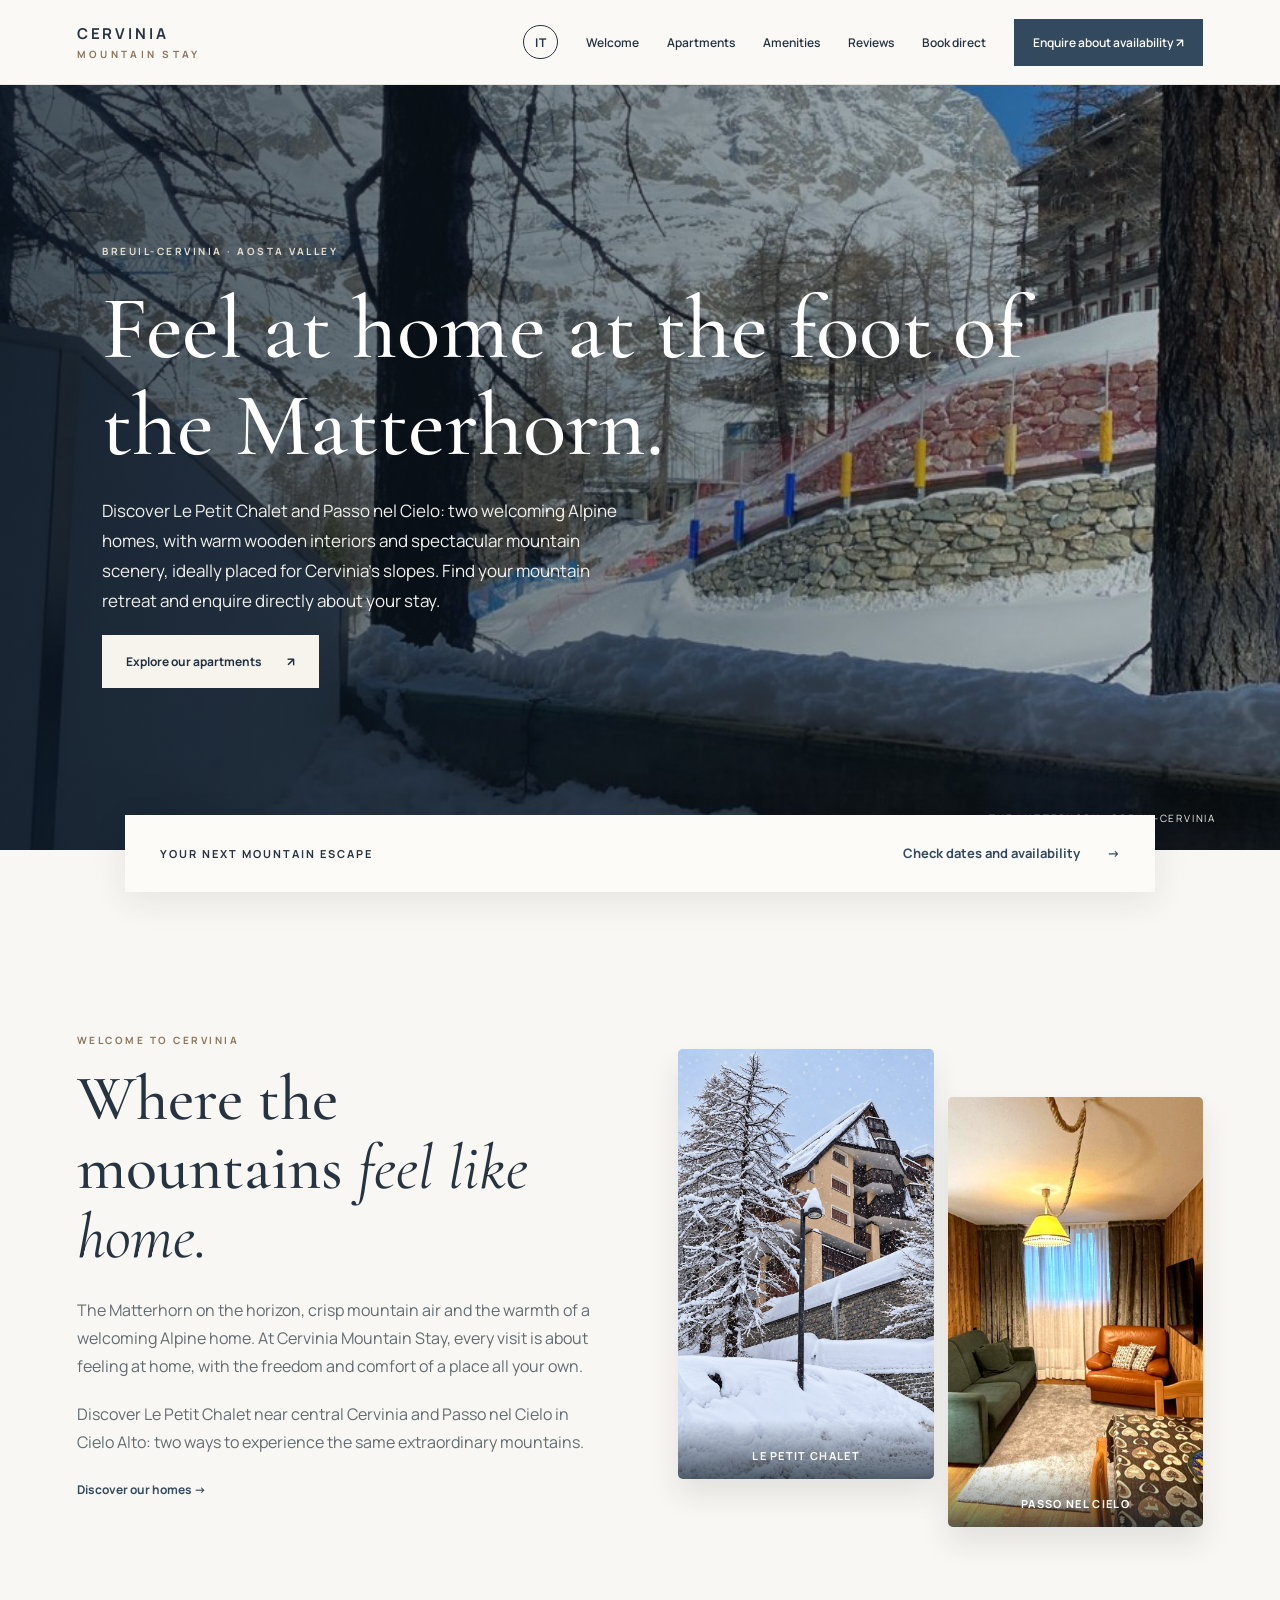
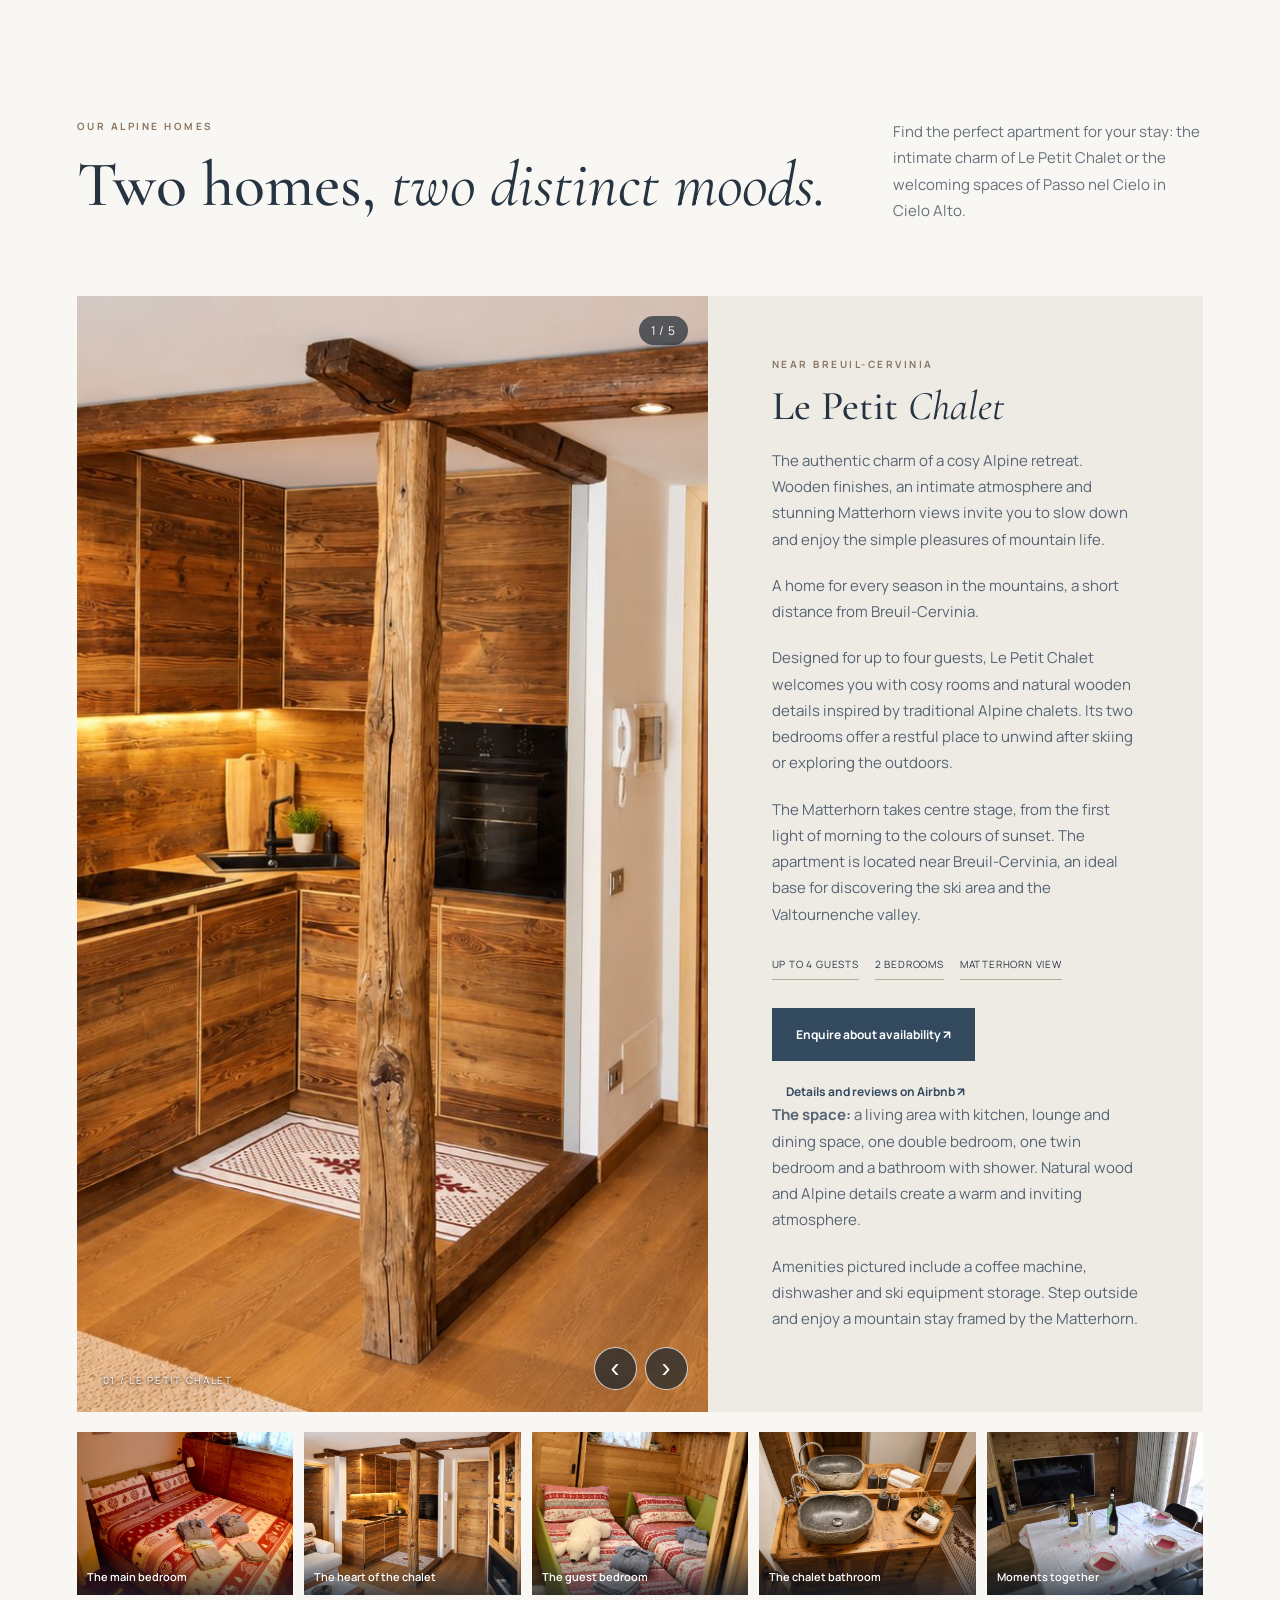
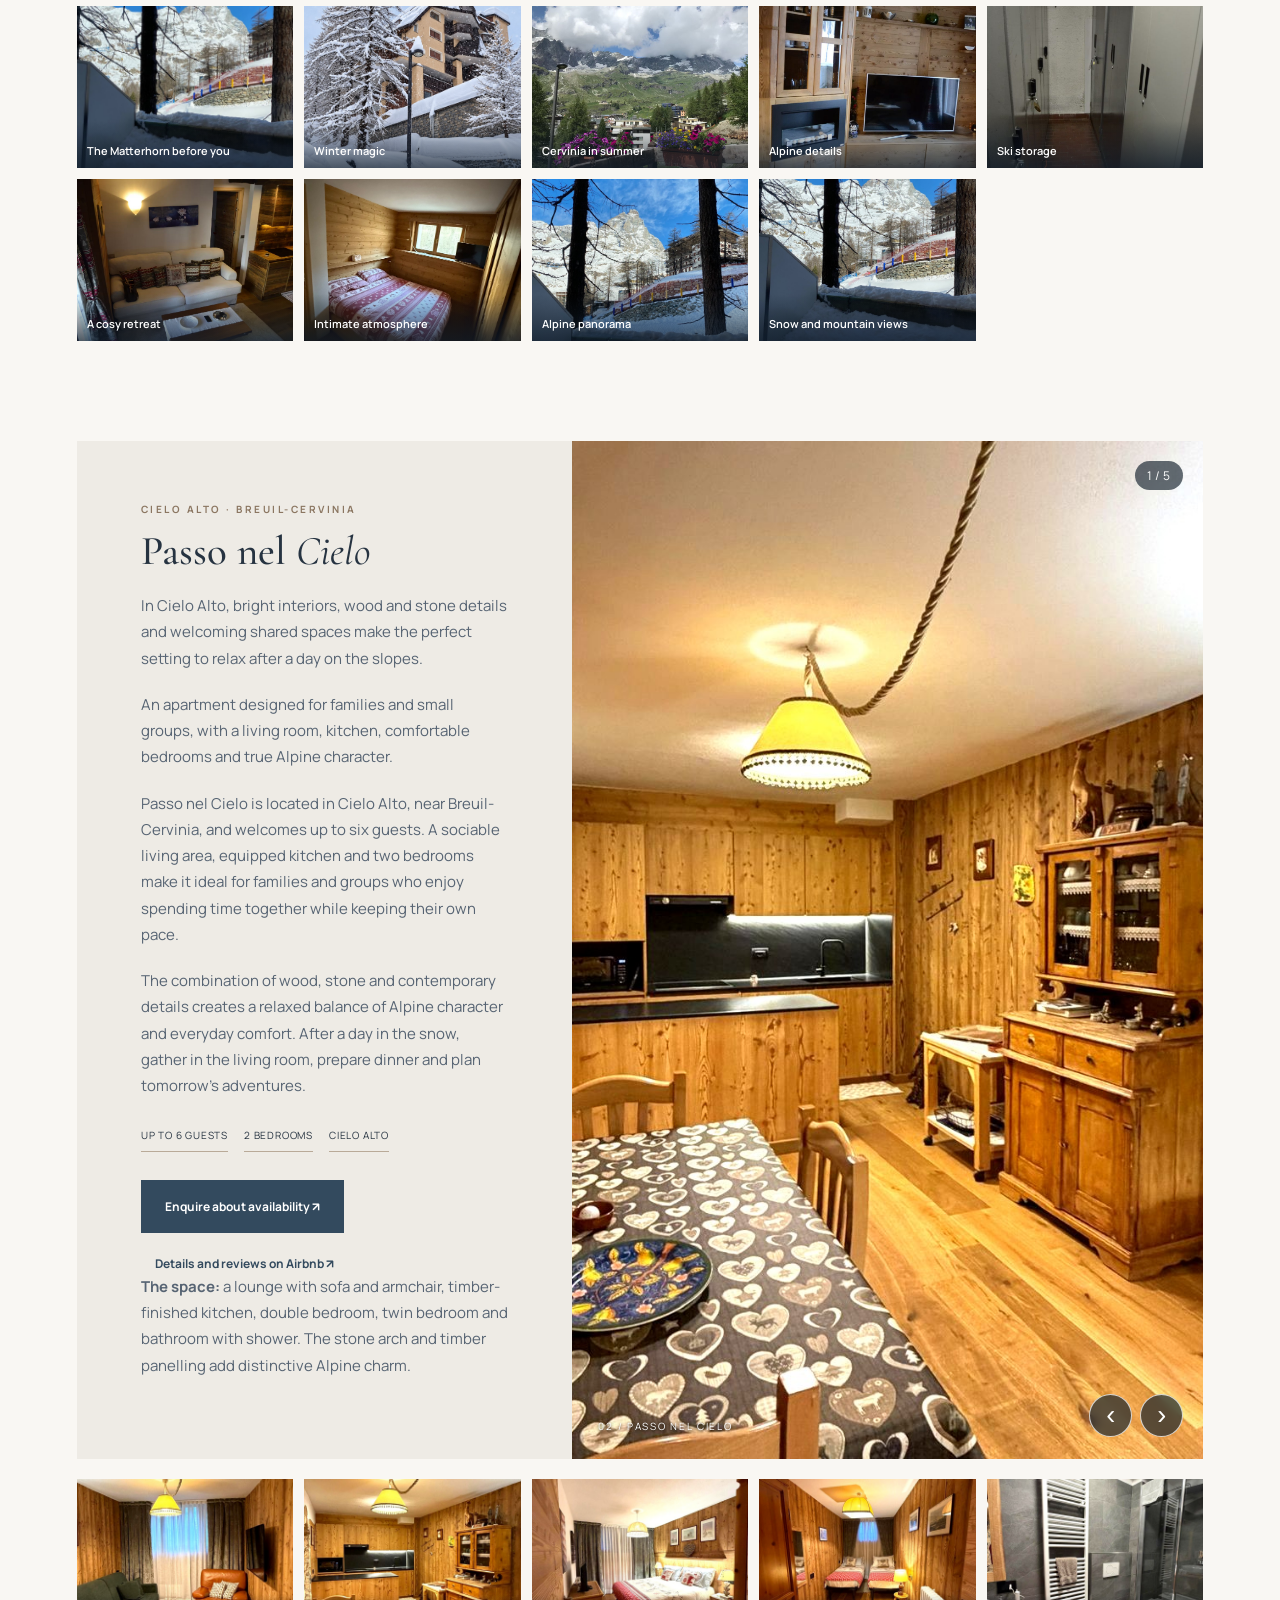
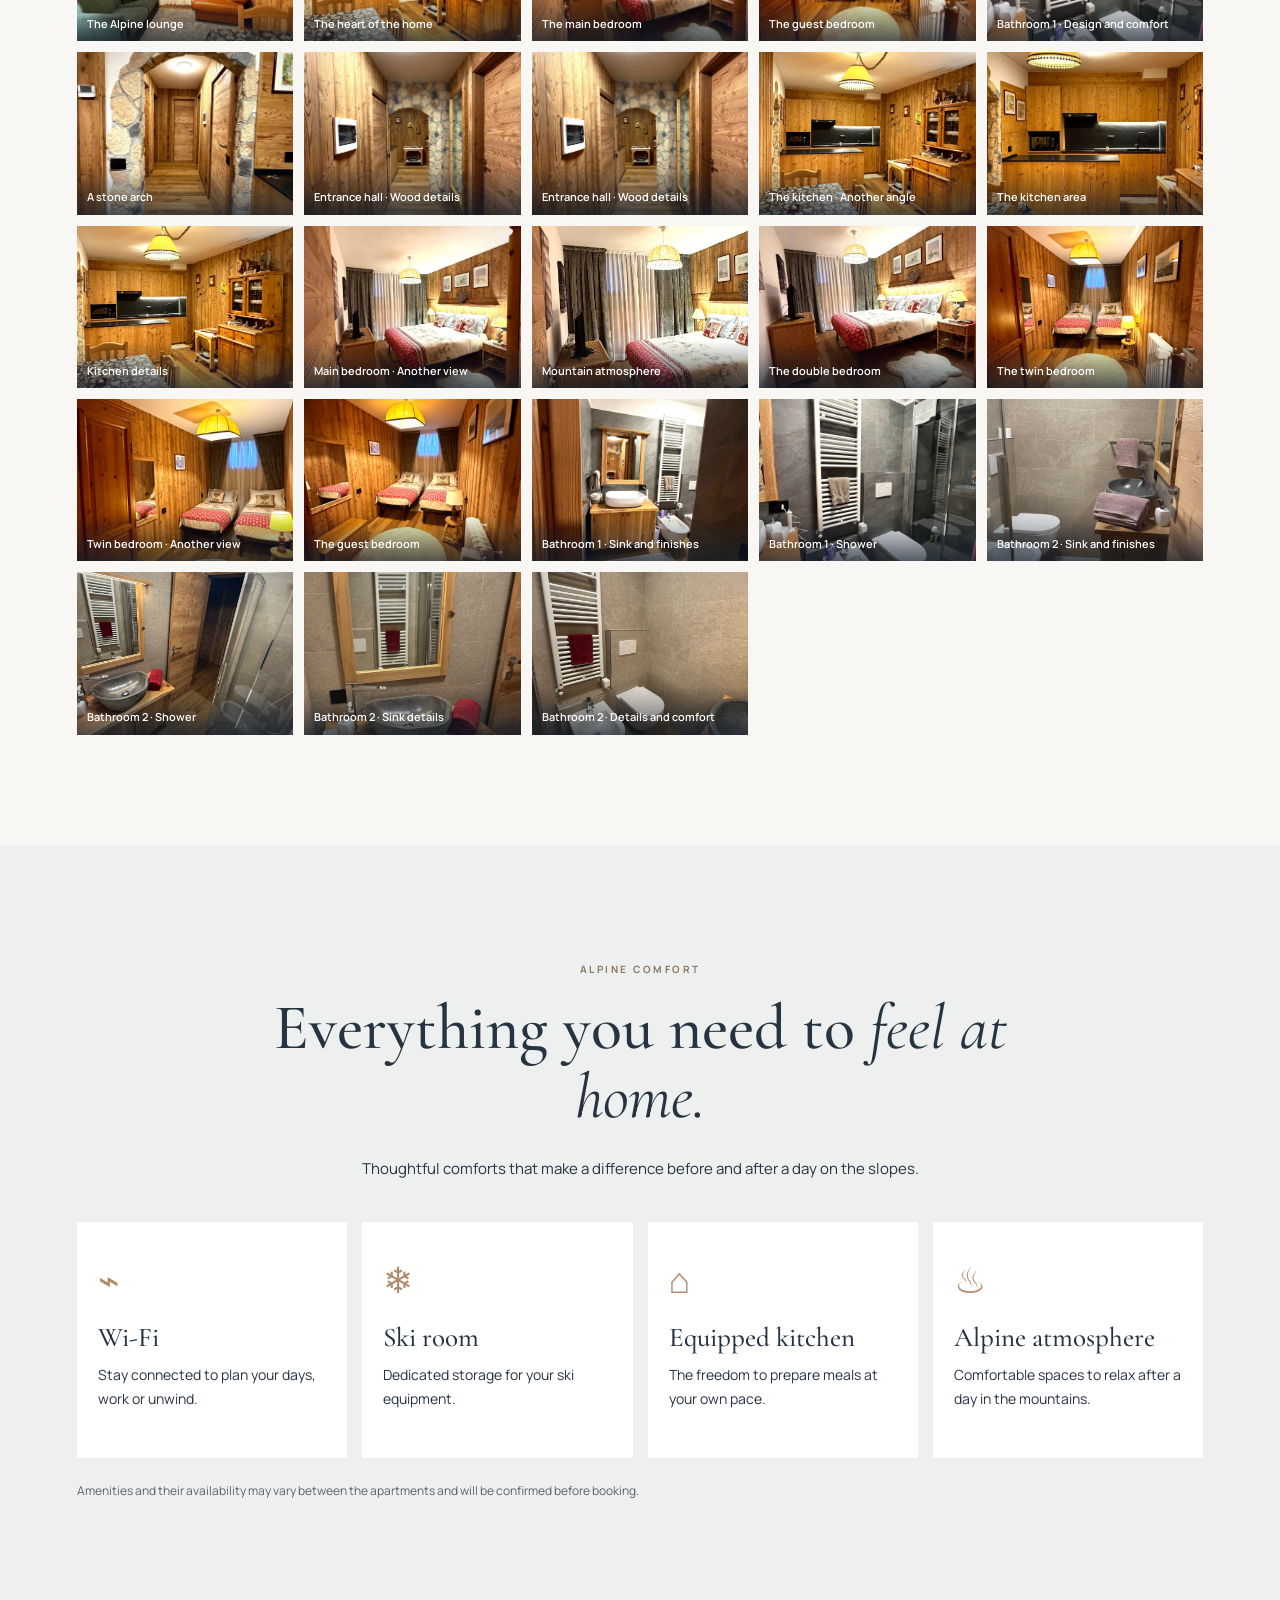
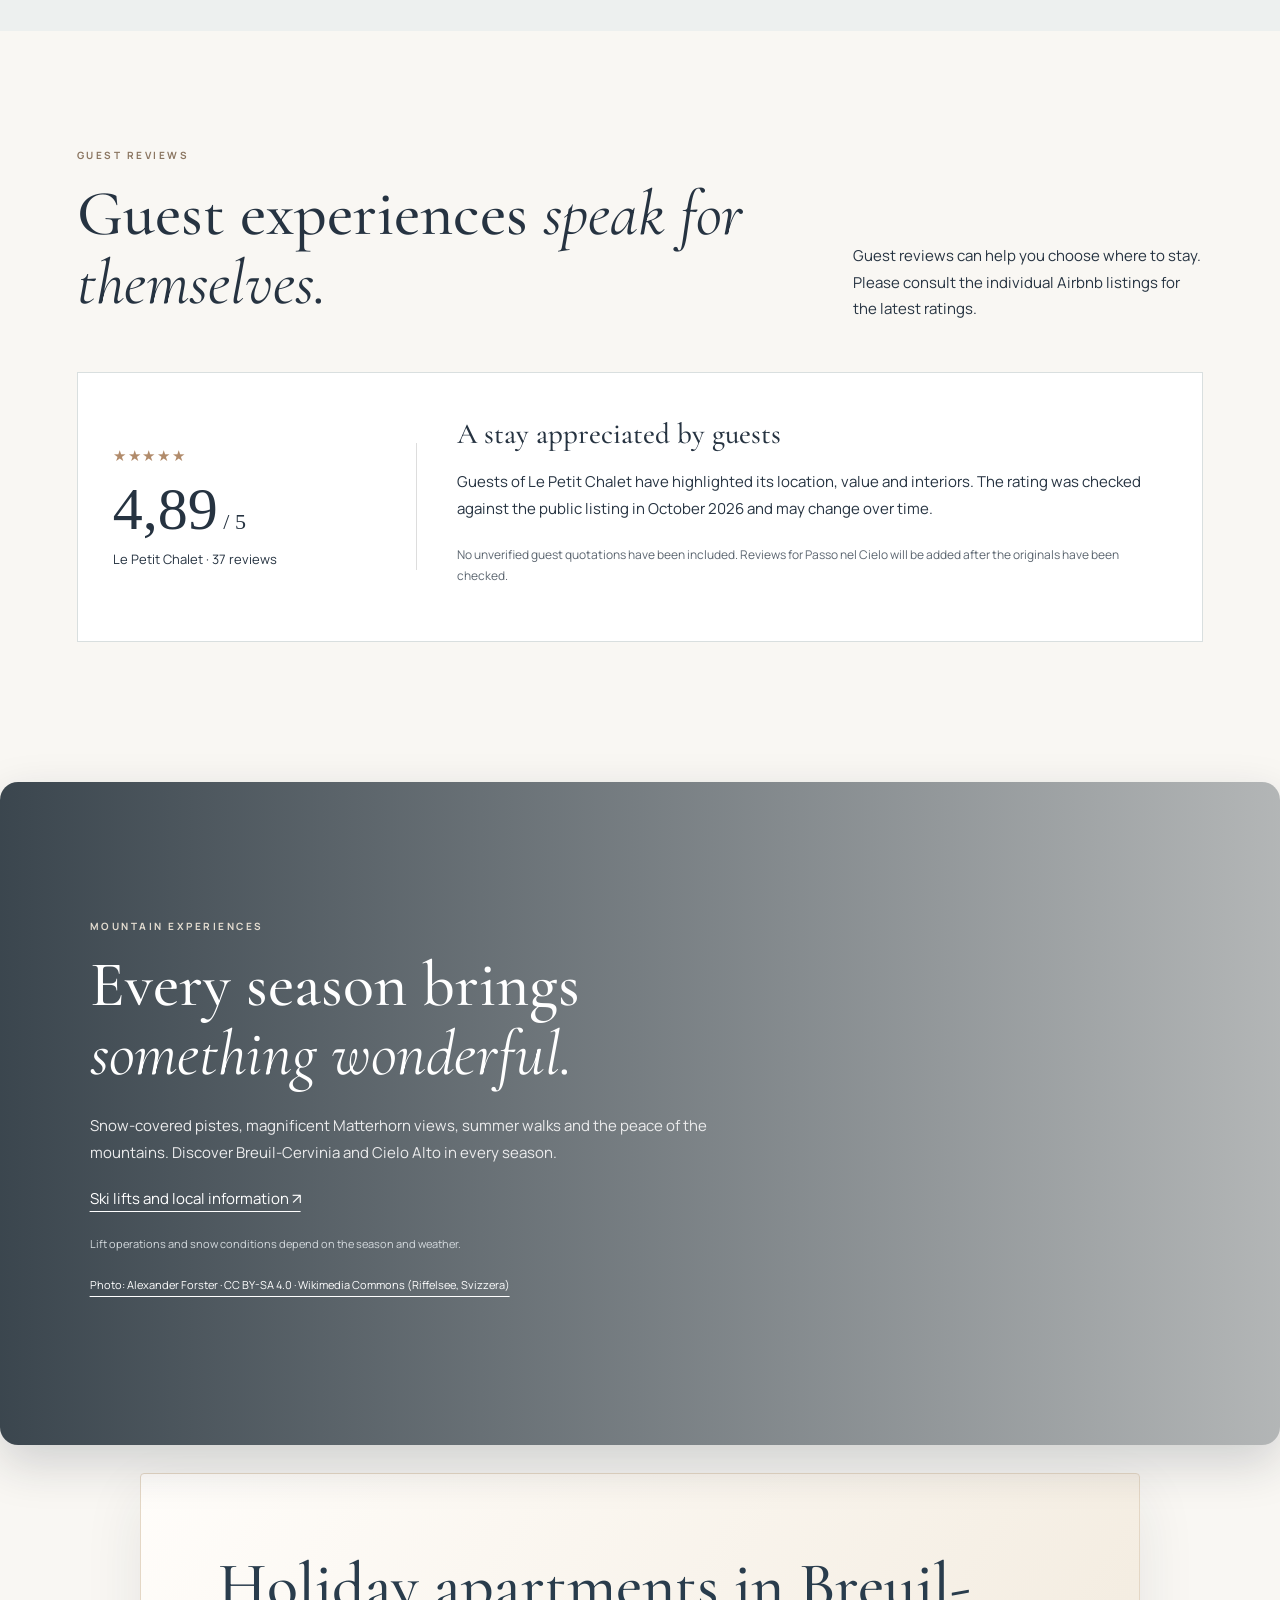
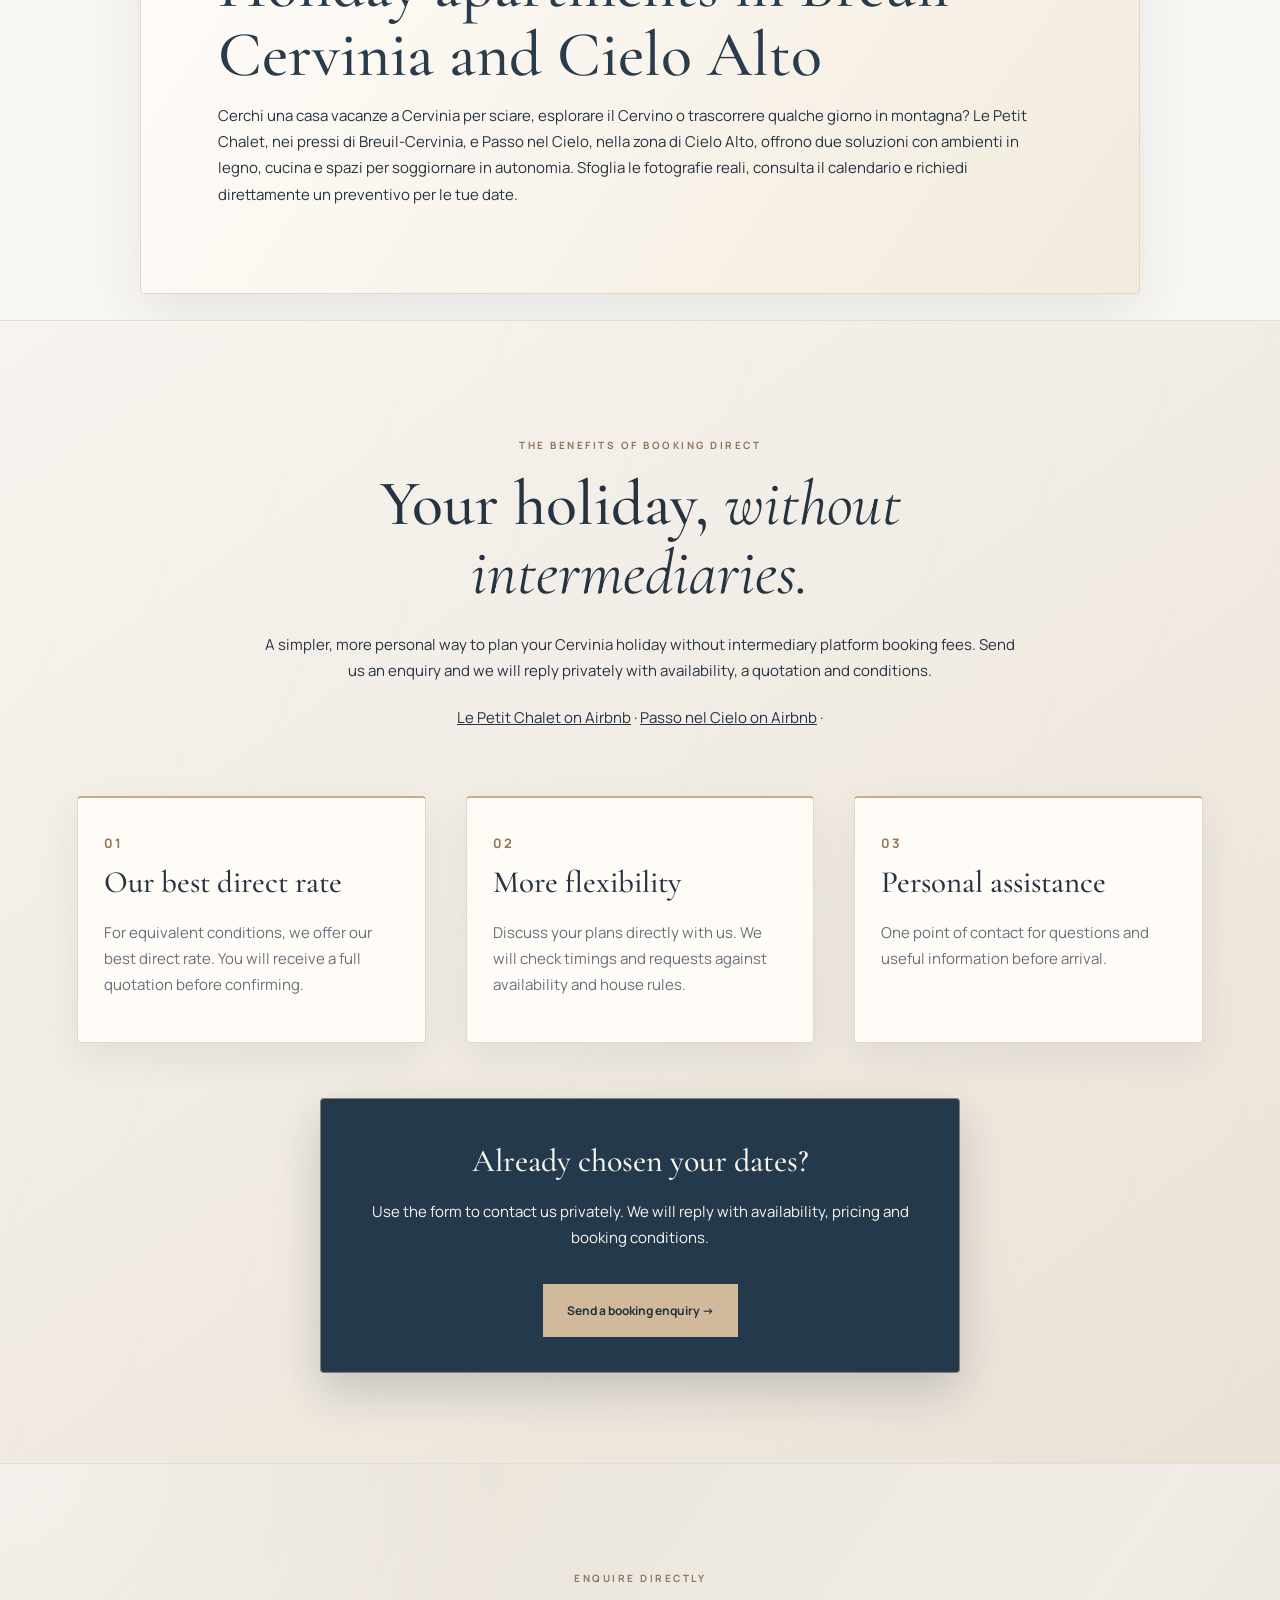
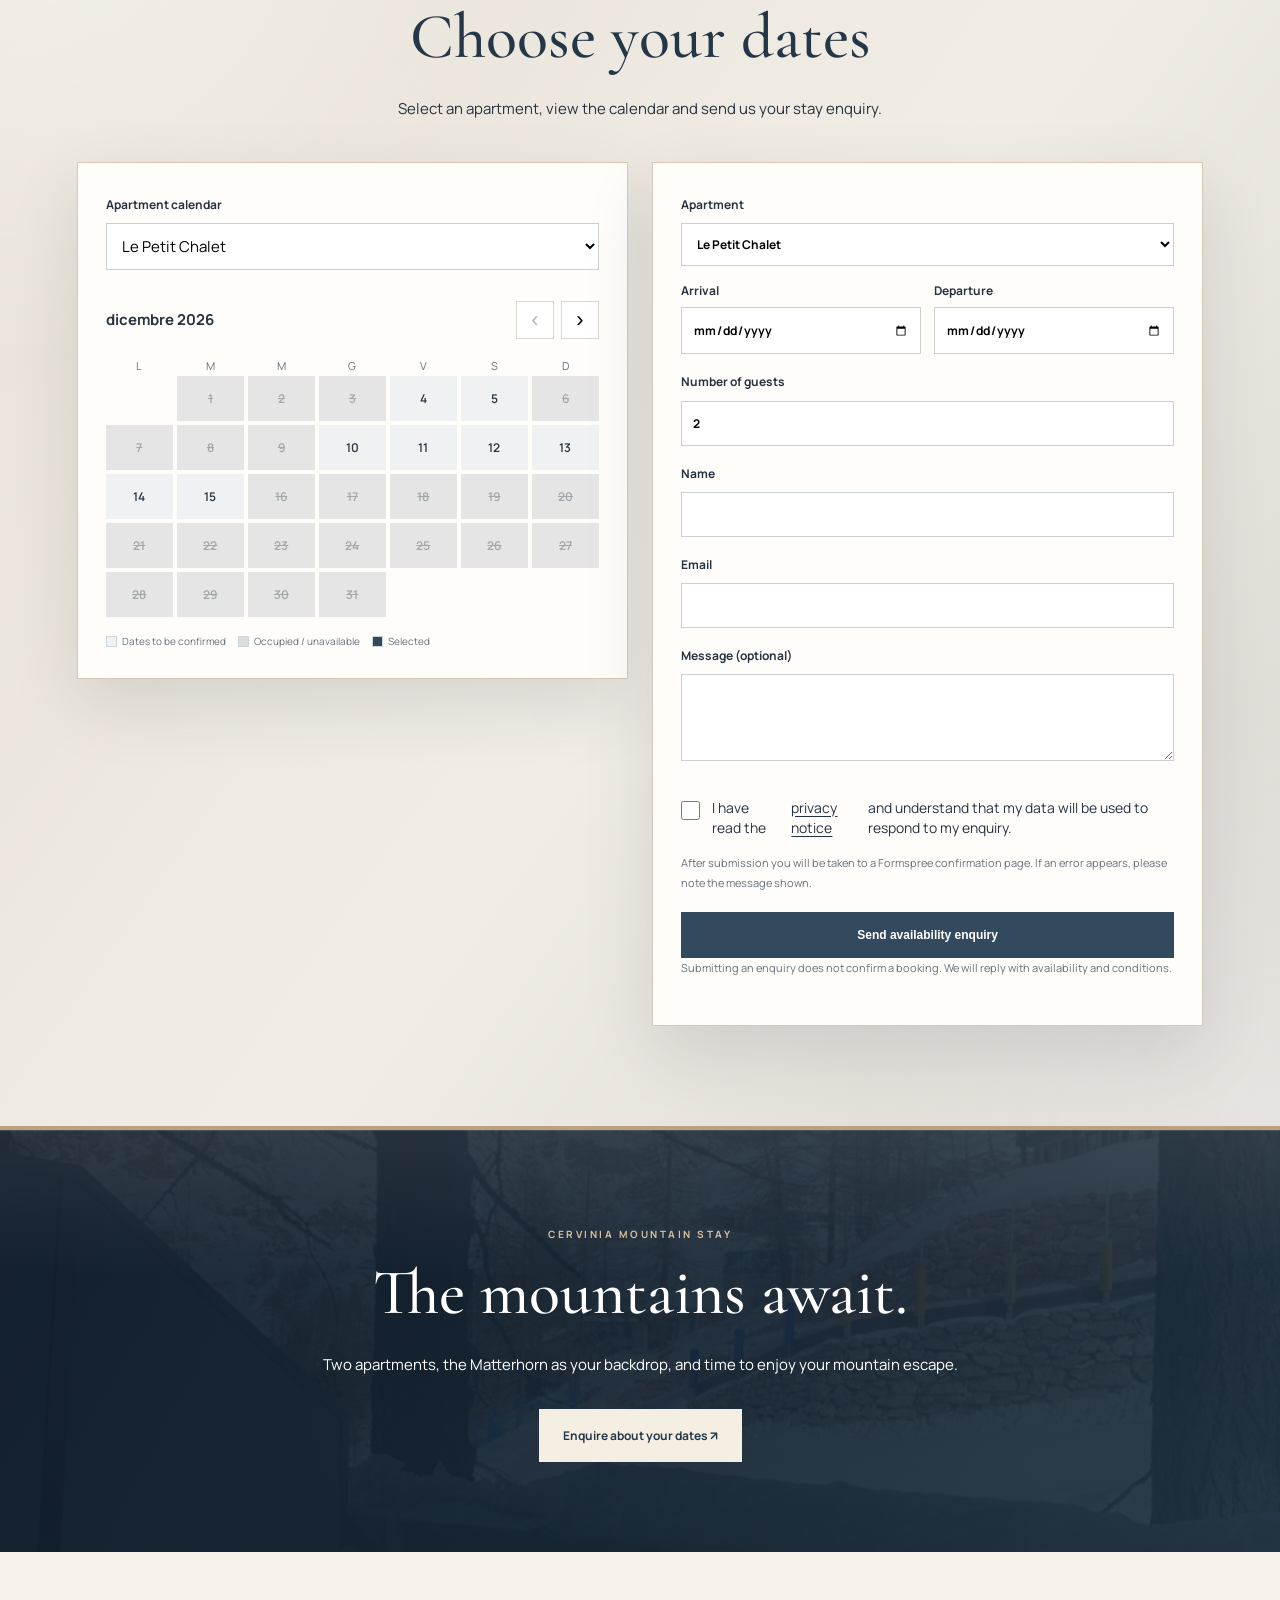
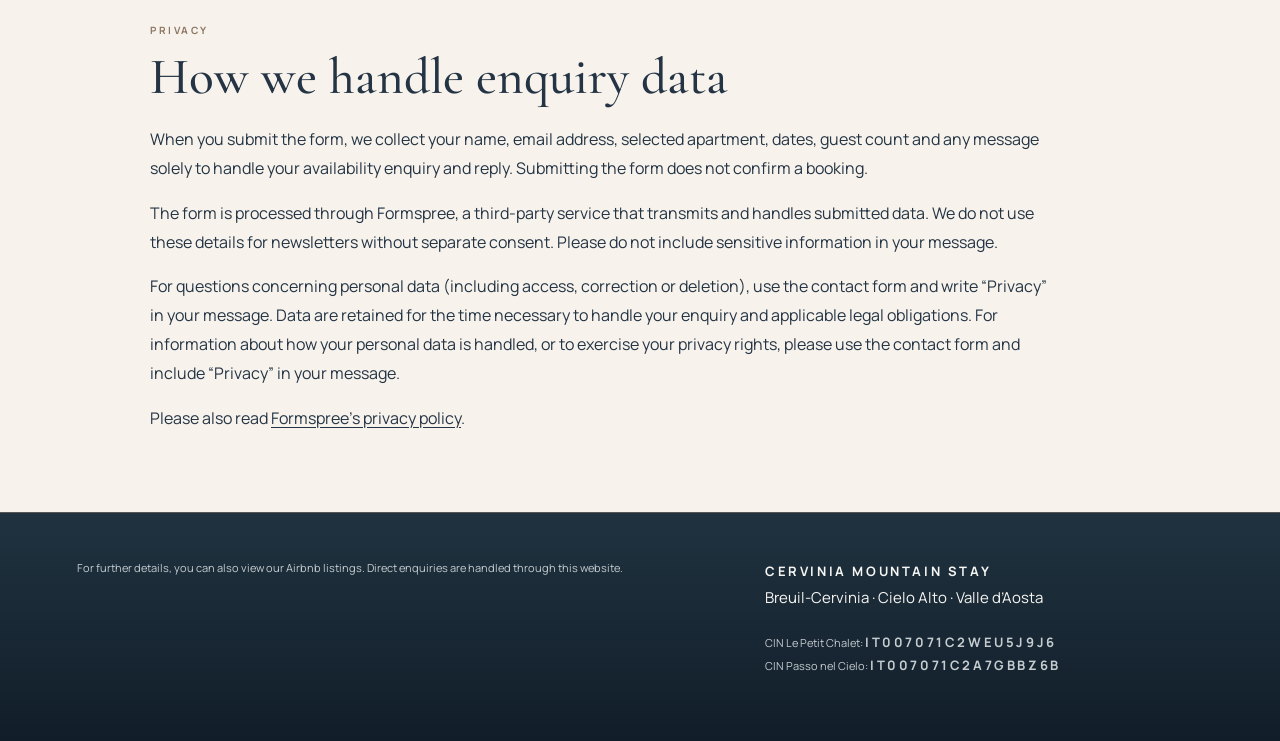
<file: en.html>
<!DOCTYPE html>

<html lang="en"><head><meta charset="utf-8"/><meta content="width=device-width,initial-scale=1" name="viewport"/><title>Chalets for Rent in Cervinia | Cervinia Mountain Stay</title><meta content="Stay in Cervinia and Cielo Alto: Le Petit Chalet with Matterhorn views (4 guests) and Passo nel Cielo (6 guests). Explore photos and enquire directly." name="description"/><meta content="#243444" name="theme-color"/><meta content="index,follow,max-image-preview:large" name="robots"/><meta content="website" property="og:type"/><meta content="Chalets for Rent in Cervinia | Cervinia Mountain Stay" property="og:title"/><meta content="Stay in Cervinia and Cielo Alto: Le Petit Chalet with Matterhorn views (4 guests) and Passo nel Cielo (6 guests). Explore photos and enquire directly." property="og:description"/><link rel="canonical" href="https://giorginac.github.io/cervinia-mountain-stay/en.html"/><meta property="og:url" content="https://giorginac.github.io/cervinia-mountain-stay/en.html"/><meta property="og:locale" content="en_GB"/><meta property="og:image" content="https://giorginac.github.io/cervinia-mountain-stay/petit_view.jpg"/><meta property="og:image:alt" content="The Matterhorn seen from Le Petit Chalet in Cervinia"/><meta name="twitter:card" content="summary_large_image"/><meta name="twitter:title" content="Chalets for Rent in Cervinia | Cervinia Mountain Stay"/><meta name="twitter:description" content="Stay in Cervinia and Cielo Alto: Le Petit Chalet with Matterhorn views (4 guests) and Passo nel Cielo (6 guests). Explore photos and enquire directly."/><meta name="twitter:image" content="https://giorginac.github.io/cervinia-mountain-stay/petit_view.jpg"/><link rel="alternate" hreflang="x-default" href="https://giorginac.github.io/cervinia-mountain-stay/"/><link href="style.css" rel="stylesheet"/><link rel="alternate" hreflang="en" href="https://giorginac.github.io/cervinia-mountain-stay/en.html"/><link rel="alternate" hreflang="it" href="https://giorginac.github.io/cervinia-mountain-stay/"/><script type="application/ld+json">{"@context":"https://schema.org","@graph":[{"@type":"WebSite","name":"Cervinia Mountain Stay","url":"https://giorginac.github.io/cervinia-mountain-stay/","inLanguage":["it","en"]},{"@type":"WebPage","name":"Holiday Apartments in Cervinia | Le Petit Chalet & Passo nel Cielo","url":"https://giorginac.github.io/cervinia-mountain-stay/en.html","description":"Stay in Cervinia and Cielo Alto: Le Petit Chalet with Matterhorn views (4 guests) and Passo nel Cielo (6 guests). Explore photos and enquire directly.","inLanguage":"en","isPartOf":{"@type":"WebSite","url":"https://giorginac.github.io/cervinia-mountain-stay/"},"mainEntity":{"@type":"ItemList","itemListElement":[{"@type":"ListItem","position":1,"name":"Le Petit Chalet","url":"https://giorginac.github.io/cervinia-mountain-stay/en.html#alloggi"},{"@type":"ListItem","position":2,"name":"Passo nel Cielo","url":"https://giorginac.github.io/cervinia-mountain-stay/en.html#alloggi"}]}}]}</script></head><body>
<header class="top"><a class="brand" href="#home">CERVINIA <small>MOUNTAIN STAY</small></a><button aria-controls="main-nav" aria-expanded="false" aria-label="Open menu" class="menu-toggle" type="button">☰</button><nav id="main-nav"><a class="lang-switch" href="index.html" lang="it" hreflang="it">IT</a><a href="#filosofia">Welcome</a><a href="#alloggi">Apartments</a><a href="#servizi">Amenities</a><a href="#recensioni">Reviews</a><a href="#vantaggi">Book direct</a><a class="nav-cta" href="#prenota">Enquire about availability ↗</a></nav></header>
<main id="home">
<section aria-label="Matterhorn view" class="hero" style="background-image:linear-gradient(90deg,rgba(12,23,35,.74),rgba(21,39,52,.24)),url('petit_view.jpg')"><div class="hero-inner"><span class="eyebrow light">BREUIL-CERVINIA · AOSTA VALLEY</span><h1>Feel at home at the foot of the Matterhorn.</h1><p>Discover Le Petit Chalet and Passo nel Cielo: two welcoming Alpine homes, with warm wooden interiors and spectacular mountain scenery, ideally placed for Cervinia's slopes. Find your mountain retreat and enquire directly about your stay.</p><a class="button light-btn" href="#alloggi">Explore our apartments <span>↗</span></a></div><span class="hero-caption">THE MATTERHORN · BREUIL-CERVINIA</span></section>
<section class="quickbook"><p>YOUR NEXT MOUNTAIN ESCAPE</p><a href="#prenota">Check dates and availability <span>→</span></a></section>
<section class="section manifesto" id="filosofia"><div class="welcome-layout"><div class="welcome-copy"><span class="eyebrow">WELCOME TO CERVINIA</span><h2>Where the mountains <em>feel like home.</em></h2><p>The Matterhorn on the horizon, crisp mountain air and the warmth of a welcoming Alpine home. At Cervinia Mountain Stay, every visit is about feeling at home, with the freedom and comfort of a place all your own.</p><p>Discover Le Petit Chalet near central Cervinia and Passo nel Cielo in Cielo Alto: two ways to experience the same extraordinary mountains.</p><a class="textlink" href="#alloggi">Discover our homes →</a></div><div class="welcome-collage"><figure class="collage-one"><img alt="Le Petit Chalet exterior in the snowy mountains" loading="lazy" src="petit_exterior.jpg"/><figcaption>LE PETIT CHALET</figcaption></figure><figure class="collage-two"><img alt="Cosy living room at Passo nel Cielo in Cielo Alto" loading="lazy" src="passo_living.jpg"/><figcaption>PASSO NEL CIELO</figcaption></figure></div></div></section>
<section class="section residences" id="alloggi"><div class="section-heading"><div><span class="eyebrow">OUR ALPINE HOMES</span><h2>Two homes, <em>two distinct moods.</em></h2></div><p>Find the perfect apartment for your stay: the intimate charm of Le Petit Chalet or the welcoming spaces of Passo nel Cielo in Cielo Alto.</p></div>
<article class="residence"><div class="residence-image" data-slides="petit_kitchen.jpg|petit_living.jpg|petit_bed.jpg|petit_view.jpg|petit_dining.jpg" data-slideshow="0"><img alt="Le Petit Chalet preview photo" data-cover-lightbox="" loading="eager" src="petit_kitchen.jpg"/><span class="photo-label">01 / LE PETIT CHALET</span><div aria-label="Slideshow controls" class="preview-controls"><button aria-label="Previous photo" class="preview-prev" type="button">‹</button><button aria-label="Next photo" class="preview-next" type="button">›</button></div><span aria-live="off" class="preview-counter">1 / 5</span></div><div class="residence-copy"><span class="eyebrow">NEAR BREUIL-CERVINIA</span><h3>Le Petit <em>Chalet</em></h3><p>The authentic charm of a cosy Alpine retreat. Wooden finishes, an intimate atmosphere and stunning Matterhorn views invite you to slow down and enjoy the simple pleasures of mountain life.</p><p>A home for every season in the mountains, a short distance from Breuil-Cervinia.</p><p>Designed for up to four guests, Le Petit Chalet welcomes you with cosy rooms and natural wooden details inspired by traditional Alpine chalets. Its two bedrooms offer a restful place to unwind after skiing or exploring the outdoors.</p><p>The Matterhorn takes centre stage, from the first light of morning to the colours of sunset. The apartment is located near Breuil-Cervinia, an ideal base for discovering the ski area and the Valtournenche valley.</p><div class="property-facts"><span>UP TO 4 GUESTS</span><span>2 BEDROOMS</span><span>MATTERHORN VIEW</span></div><div class="actions"><a class="button" data-property="Le Petit Chalet" href="#prenota">Enquire about availability ↗</a><a class="textlink airbnb-link" href="https://www.airbnb.it/h/lepetitechalet" rel="noopener noreferrer" target="_blank">Details and reviews on Airbnb ↗</a></div><p><strong>The space:</strong> a living area with kitchen, lounge and dining space, one double bedroom, one twin bedroom and a bathroom with shower. Natural wood and Alpine details create a warm and inviting atmosphere.</p><p>Amenities pictured include a coffee machine, dishwasher and ski equipment storage. Step outside and enjoy a mountain stay framed by the Matterhorn.</p></div></article>
<div class="gallery-row gallery-curated"><a aria-label="Ingrandisci foto: The main bedroom" class="photo-tile" data-lightbox="" href="petit_bed.jpg"><img alt="The main bedroom — Le Petit Chalet" loading="lazy" src="petit_bed.jpg"/><span>The main bedroom</span></a><a aria-label="Ingrandisci foto: The heart of the chalet" class="photo-tile" data-lightbox="" href="petit_kitchen.jpg"><img alt="The heart of the chalet — Le Petit Chalet" loading="lazy" src="petit_kitchen.jpg"/><span>The heart of the chalet</span></a><a aria-label="Ingrandisci foto: The guest bedroom" class="photo-tile" data-lightbox="" href="petit_twin.jpg"><img alt="The guest bedroom — Le Petit Chalet" loading="lazy" src="petit_twin.jpg"/><span>The guest bedroom</span></a><a aria-label="Ingrandisci foto: The chalet bathroom" class="photo-tile" data-lightbox="" href="petit_bath.jpg"><img alt="The chalet bathroom — Le Petit Chalet" loading="lazy" src="petit_bath.jpg"/><span>The chalet bathroom</span></a><a aria-label="Ingrandisci foto: Moments together" class="photo-tile" data-lightbox="" href="petit_dining.jpg"><img alt="Moments together — Le Petit Chalet" loading="lazy" src="petit_dining.jpg"/><span>Moments together</span></a><a aria-label="Ingrandisci foto: The Matterhorn before you" class="photo-tile" data-lightbox="" href="petit_view.jpg"><img alt="The Matterhorn before you — Le Petit Chalet" loading="lazy" src="petit_view.jpg"/><span>The Matterhorn before you</span></a><a aria-label="Ingrandisci foto: Winter magic" class="photo-tile" data-lightbox="" href="petit_exterior.jpg"><img alt="Winter magic — Le Petit Chalet" loading="lazy" src="petit_exterior.jpg"/><span>Winter magic</span></a><a aria-label="Ingrandisci foto: Cervinia in summer" class="photo-tile" data-lightbox="" href="petit_summer.jpg"><img alt="Cervinia in summer — Le Petit Chalet" loading="lazy" src="petit_summer.jpg"/><span>Cervinia in summer</span></a><a aria-label="Ingrandisci foto: Alpine details" class="photo-tile" data-lightbox="" href="petit_fire.jpg"><img alt="Alpine details — Le Petit Chalet" loading="lazy" src="petit_fire.jpg"/><span>Alpine details</span></a><a aria-label="Ingrandisci foto: Ski storage" class="photo-tile" data-lightbox="" href="petit_ski.jpg"><img alt="Ski storage — Le Petit Chalet" loading="lazy" src="petit_ski.jpg"/><span>Ski storage</span></a><a aria-label="Ingrandisci foto: A cosy retreat" class="photo-tile" data-lightbox="" href="petit_living.jpg"><img alt="A cosy retreat — Le Petit Chalet" loading="lazy" src="petit_living.jpg"/><span>A cosy retreat</span></a><a aria-label="Ingrandisci foto: Intimate atmosphere" class="photo-tile" data-lightbox="" href="lepetit_bedroom.jpg"><img alt="Intimate atmosphere — Le Petit Chalet" loading="lazy" src="lepetit_bedroom.jpg"/><span>Intimate atmosphere</span></a><a aria-label="Ingrandisci foto: Alpine panorama" class="photo-tile" data-lightbox="" href="lepetit_view1.jpg"><img alt="Alpine panorama — Le Petit Chalet" loading="lazy" src="lepetit_view1.jpg"/><span>Alpine panorama</span></a><a aria-label="Ingrandisci foto: Snow and mountain views" class="photo-tile" data-lightbox="" href="lepetit_view2.jpg"><img alt="Snow and mountain views — Le Petit Chalet" loading="lazy" src="lepetit_view2.jpg"/><span>Snow and mountain views</span></a></div>
<article class="residence reversed"><div class="residence-image" data-slides="passo_kitchen.jpg|passo_living.jpg|passo_master.jpg|passo_twin.jpg|passo_arch.jpg" data-slideshow="1"><img alt="Passo nel Cielo preview photo" data-cover-lightbox="" loading="eager" src="passo_kitchen.jpg"/><span class="photo-label">02 / PASSO NEL CIELO</span><div aria-label="Slideshow controls" class="preview-controls"><button aria-label="Previous photo" class="preview-prev" type="button">‹</button><button aria-label="Next photo" class="preview-next" type="button">›</button></div><span aria-live="off" class="preview-counter">1 / 5</span></div><div class="residence-copy"><span class="eyebrow">CIELO ALTO · BREUIL-CERVINIA</span><h3>Passo nel <em>Cielo</em></h3><p>In Cielo Alto, bright interiors, wood and stone details and welcoming shared spaces make the perfect setting to relax after a day on the slopes.</p><p>An apartment designed for families and small groups, with a living room, kitchen, comfortable bedrooms and true Alpine character.</p><p>Passo nel Cielo is located in Cielo Alto, near Breuil-Cervinia, and welcomes up to six guests. A sociable living area, equipped kitchen and two bedrooms make it ideal for families and groups who enjoy spending time together while keeping their own pace.</p><p>The combination of wood, stone and contemporary details creates a relaxed balance of Alpine character and everyday comfort. After a day in the snow, gather in the living room, prepare dinner and plan tomorrow's adventures.</p><div class="property-facts"><span>UP TO 6 GUESTS</span><span>2 BEDROOMS</span><span>CIELO ALTO</span></div><div class="actions"><a class="button" data-property="Passo nel Cielo" href="#prenota">Enquire about availability ↗</a><a class="textlink airbnb-link" href="https://www.airbnb.it/h/passonelcielo" rel="noopener noreferrer" target="_blank">Details and reviews on Airbnb ↗</a></div><p><strong>The space:</strong> a lounge with sofa and armchair, timber-finished kitchen, double bedroom, twin bedroom and bathroom with shower. The stone arch and timber panelling add distinctive Alpine charm.</p></div></article>
<div class="gallery-row gallery-curated"><a aria-label="Ingrandisci foto: The Alpine lounge" class="photo-tile" data-lightbox="" href="passo_living.jpg"><img alt="The Alpine lounge — Passo nel Cielo" loading="lazy" src="passo_living.jpg"/><span>The Alpine lounge</span></a><a aria-label="Ingrandisci foto: The heart of the home" class="photo-tile" data-lightbox="" href="passo_kitchen.jpg"><img alt="The heart of the home — Passo nel Cielo" loading="lazy" src="passo_kitchen.jpg"/><span>The heart of the home</span></a><a aria-label="Ingrandisci foto: The main bedroom" class="photo-tile" data-lightbox="" href="passo_master.jpg"><img alt="The main bedroom — Passo nel Cielo" loading="lazy" src="passo_master.jpg"/><span>The main bedroom</span></a><a aria-label="Ingrandisci foto: The guest bedroom" class="photo-tile" data-lightbox="" href="passo_twin.jpg"><img alt="The guest bedroom — Passo nel Cielo" loading="lazy" src="passo_twin.jpg"/><span>The guest bedroom</span></a><a aria-label="Ingrandisci foto: Bathroom 1 · Design and comfort" class="photo-tile" data-lightbox="" href="passo_bath.jpg"><img alt="Bathroom 1 · Design and comfort — Passo nel Cielo" loading="lazy" src="passo_bath.jpg"/><span>Bathroom 1 · Design and comfort</span></a><a aria-label="Ingrandisci foto: A stone arch" class="photo-tile" data-lightbox="" href="passo_arch.jpg"><img alt="A stone arch — Passo nel Cielo" loading="lazy" src="passo_arch.jpg"/><span>A stone arch</span></a><a aria-label="Ingrandisci foto: Entrance hall · Wood details" class="photo-tile" data-lightbox="" href="passo_hall.jpg"><img alt="Entrance hall · Wood details — Passo nel Cielo" loading="lazy" src="passo_hall.jpg"/><span>Entrance hall · Wood details</span></a><a aria-label="Ingrandisci foto: Entrance hall · Wood details" class="photo-tile" data-lightbox="" href="passo_hall.jpg"><img alt="Entrance hall · Wood details — Passo nel Cielo" loading="lazy" src="passo_hall.jpg"/><span>Entrance hall · Wood details</span></a><a aria-label="Ingrandisci foto: The kitchen · Another angle" class="photo-tile" data-lightbox="" href="passo_kitchen2.jpg"><img alt="The kitchen · Another angle — Passo nel Cielo" loading="lazy" src="passo_kitchen2.jpg"/><span>The kitchen · Another angle</span></a><a aria-label="Ingrandisci foto: The kitchen area" class="photo-tile" data-lightbox="" href="passo_kitchen3.jpg"><img alt="The kitchen area — Passo nel Cielo" loading="lazy" src="passo_kitchen3.jpg"/><span>The kitchen area</span></a><a aria-label="Ingrandisci foto: Kitchen details" class="photo-tile" data-lightbox="" href="passo_kitchen_close.jpg"><img alt="Kitchen details — Passo nel Cielo" loading="lazy" src="passo_kitchen_close.jpg"/><span>Kitchen details</span></a><a aria-label="Ingrandisci foto: Main bedroom · Another view" class="photo-tile" data-lightbox="" href="passo_master1.jpg"><img alt="Main bedroom · Another view — Passo nel Cielo" loading="lazy" src="passo_master1.jpg"/><span>Main bedroom · Another view</span></a><a aria-label="Ingrandisci foto: Mountain atmosphere" class="photo-tile" data-lightbox="" href="passo_master2.jpg"><img alt="Mountain atmosphere — Passo nel Cielo" loading="lazy" src="passo_master2.jpg"/><span>Mountain atmosphere</span></a><a aria-label="Ingrandisci foto: The double bedroom" class="photo-tile" data-lightbox="" href="passo_master3.jpg"><img alt="The double bedroom — Passo nel Cielo" loading="lazy" src="passo_master3.jpg"/><span>The double bedroom</span></a><a aria-label="Ingrandisci foto: The twin bedroom" class="photo-tile" data-lightbox="" href="passo_twin1.jpg"><img alt="The twin bedroom — Passo nel Cielo" loading="lazy" src="passo_twin1.jpg"/><span>The twin bedroom</span></a><a aria-label="Ingrandisci foto: Twin bedroom · Another view" class="photo-tile" data-lightbox="" href="passo_twin2.jpg"><img alt="Twin bedroom · Another view — Passo nel Cielo" loading="lazy" src="passo_twin2.jpg"/><span>Twin bedroom · Another view</span></a><a aria-label="Ingrandisci foto: The guest bedroom" class="photo-tile" data-lightbox="" href="passo_twin3.jpg"><img alt="The guest bedroom — Passo nel Cielo" loading="lazy" src="passo_twin3.jpg"/><span>The guest bedroom</span></a><a aria-label="Ingrandisci foto: Bathroom 1 · Sink and finishes" class="photo-tile" data-lightbox="" href="passo_bath1.jpg"><img alt="Bathroom 1 · Sink and finishes — Passo nel Cielo" loading="lazy" src="passo_bath1.jpg"/><span>Bathroom 1 · Sink and finishes</span></a><a aria-label="Ingrandisci foto: Bathroom 1 · Shower" class="photo-tile" data-lightbox="" href="passo_bath2.jpg"><img alt="Bathroom 1 · Shower — Passo nel Cielo" loading="lazy" src="passo_bath2.jpg"/><span>Bathroom 1 · Shower</span></a><a aria-label="Ingrandisci foto: Bathroom 2 · Sink and finishes" class="photo-tile" data-lightbox="" href="passo_bagno2_1.jpg"><img alt="Bathroom 2 · Sink and finishes — Passo nel Cielo" loading="lazy" src="passo_bagno2_1.jpg"/><span>Bathroom 2 · Sink and finishes</span></a><a aria-label="Ingrandisci foto: Bathroom 2 · Shower" class="photo-tile" data-lightbox="" href="passo_bagno2_2.jpg"><img alt="Bathroom 2 · Shower — Passo nel Cielo" loading="lazy" src="passo_bagno2_2.jpg"/><span>Bathroom 2 · Shower</span></a><a aria-label="Ingrandisci foto: Bathroom 2 · Sink details" class="photo-tile" data-lightbox="" href="passo_bagno2_3.jpg"><img alt="Bathroom 2 · Sink details — Passo nel Cielo" loading="lazy" src="passo_bagno2_3.jpg"/><span>Bathroom 2 · Sink details</span></a><a aria-label="Ingrandisci foto: Bathroom 2 · Details and comfort" class="photo-tile" data-lightbox="" href="passo_bagno2_4.jpg"><img alt="Bathroom 2 · Details and comfort — Passo nel Cielo" loading="lazy" src="passo_bagno2_4.jpg"/><span>Bathroom 2 · Details and comfort</span></a></div>
</section><section class="section amenities" id="servizi"><div class="center"><span class="eyebrow">ALPINE COMFORT</span><h2>Everything you need to <em>feel at home.</em></h2><p>Thoughtful comforts that make a difference before and after a day on the slopes.</p></div><div class="amenity-grid"><div class="amenity"><span class="amenity-icon">⌁</span><h3>Wi-Fi</h3><p>Stay connected to plan your days, work or unwind.</p></div><div class="amenity"><span class="amenity-icon">❄</span><h3>Ski room</h3><p>Dedicated storage for your ski equipment.</p></div><div class="amenity"><span class="amenity-icon">⌂</span><h3>Equipped kitchen</h3><p>The freedom to prepare meals at your own pace.</p></div><div class="amenity"><span class="amenity-icon">♨</span><h3>Alpine atmosphere</h3><p>Comfortable spaces to relax after a day in the mountains.</p></div></div><p class="service-note">Amenities and their availability may vary between the apartments and will be confirmed before booking.</p></section><section class="section reviews" id="recensioni"><div class="reviews-heading"><div><span class="eyebrow">GUEST REVIEWS</span><h2>Guest experiences <em>speak for themselves.</em></h2></div><p>Guest reviews can help you choose where to stay. Please consult the individual Airbnb listings for the latest ratings.</p></div><div class="review-feature"><div class="review-number"><span aria-label="Valutazione 4,89 su 5" class="stars">★★★★★</span><strong>4,89<small> / 5</small></strong><span>Le Petit Chalet · 37 reviews</span></div><div class="review-details"><h3>A stay appreciated by guests</h3><p>Guests of Le Petit Chalet have highlighted its location, value and interiors. The rating was checked against the public listing in October 2026 and may change over time.</p><p class="review-disclaimer">No unverified guest quotations have been included. Reviews for Passo nel Cielo will be added after the originals have been checked.</p></div></div></section>
<section class="mountain-banner" id="territorio" style="background-image:linear-gradient(90deg,rgba(17,31,42,.82),rgba(17,31,42,.30)),url('https://commons.wikimedia.org/wiki/Special:Redirect/file/Matterhorn-Cervino.jpg?width=1600')"><div class="mountain-content"><span class="eyebrow light">MOUNTAIN EXPERIENCES</span><h2>Every season brings <em>something wonderful.</em></h2><p>Snow-covered pistes, magnificent Matterhorn views, summer walks and the peace of the mountains. Discover Breuil-Cervinia and Cielo Alto in every season.</p><a href="https://www.cervinia.it/" rel="noopener noreferrer" target="_blank">Ski lifts and local information ↗</a><p class="tiny">Lift operations and snow conditions depend on the season and weather.</p><p class="tiny"><a href="https://commons.wikimedia.org/wiki/File:Matterhorn-Cervino.jpg" rel="noopener noreferrer" target="_blank">Photo: Alexander Forster · CC BY-SA 4.0 · Wikimedia Commons (Riffelsee, Svizzera)</a></p></div></section><section class="section seo-content" id="cervinia-guide"><h2>Holiday apartments in Breuil-Cervinia and Cielo Alto</h2><p>Cerchi una casa vacanze a Cervinia per sciare, esplorare il Cervino o trascorrere qualche giorno in montagna? Le Petit Chalet, nei pressi di Breuil-Cervinia, e Passo nel Cielo, nella zona di Cielo Alto, offrono due soluzioni con ambienti in legno, cucina e spazi per soggiornare in autonomia. Sfoglia le fotografie reali, consulta il calendario e richiedi direttamente un preventivo per le tue date.</p></section>
<section class="section advantages" id="vantaggi"><div class="center"><span class="eyebrow">THE BENEFITS OF BOOKING DIRECT</span><h2>Your holiday, <em>without intermediaries.</em></h2><p>A simpler, more personal way to plan your Cervinia holiday without intermediary platform booking fees. Send us an enquiry and we will reply privately with availability, a quotation and conditions.</p><p><a href="https://www.airbnb.it/h/lepetitechalet" rel="noopener noreferrer" target="_blank">Le Petit Chalet on Airbnb</a> · <a href="https://www.airbnb.it/h/passonelcielo" rel="noopener noreferrer" target="_blank">Passo nel Cielo on Airbnb</a> · </p></div><div class="adv-grid"><div><strong>01</strong><h3>Our best direct rate</h3><p>For equivalent conditions, we offer our best direct rate. You will receive a full quotation before confirming.</p></div><div><strong>02</strong><h3>More flexibility</h3><p>Discuss your plans directly with us. We will check timings and requests against availability and house rules.</p></div><div><strong>03</strong><h3>Personal assistance</h3><p>One point of contact for questions and useful information before arrival.</p></div></div><div class="adv-cta"><h3>Already chosen your dates?</h3><p>Use the form to contact us privately. We will reply with availability, pricing and booking conditions.</p><a class="button" href="#prenota">Send a booking enquiry →</a></div></section>
<section class="booking section" id="prenota">
<div class="bookinghead">
<span class="eyebrow">ENQUIRE DIRECTLY</span>
<h2>Choose your dates</h2>
<p>Select an apartment, view the calendar and send us your stay enquiry.</p>
</div>
<div class="bookingbody">
<div class="calendar-shell">
<label for="calendar-property"><strong>Apartment calendar</strong></label>
<select id="calendar-property"><option value="Le Petit Chalet">Le Petit Chalet</option><option value="Passo nel Cielo">Passo nel Cielo</option></select>
<div class="calendar-bar"><strong id="month-label"></strong><div class="calnav"><button aria-label="Previous month" id="prev-month" type="button">‹</button><button aria-label="Next month" id="next-month" type="button">›</button></div></div>
<div class="weekday"><span>L</span><span>M</span><span>M</span><span>G</span><span>V</span><span>S</span><span>D</span></div>
<div aria-label="Monthly calendar" class="days" id="calendar-days"></div>
<p id="calendar-status" class="sr-only" role="status" aria-live="polite"></p><div class="legend"><span><i class="dot"></i>Dates to be confirmed</span><span><i class="dot off"></i>Occupied / unavailable</span><span><i class="dot sel"></i>Selected</span></div>
</div>
<form class="requestform" id="request" action="https://formspree.io/f/xljjgqly" method="POST"><input type="hidden" name="_subject" value="Nuova richiesta Cervinia Mountain Stay">
<label>Apartment<select id="property" required="" name="appartamento"><option value="Le Petit Chalet">Le Petit Chalet</option><option value="Passo nel Cielo">Passo nel Cielo</option></select></label>
<div class="fields"><label>Arrival<input id="arrival" required="" type="date" name="arrivo"/></label><label>Departure<input id="departure" required="" type="date" name="partenza"/></label></div>
<label>Number of guests<input id="guests" max="20" min="1" required="" type="number" value="2" name="numero_ospiti"/></label>
<label>Name<input autocomplete="name" id="guestname" required="" type="text" name="nome"/></label>
<label>Email<input autocomplete="email" id="email" required="" type="email" name="email"/></label>
<label>Message (optional)<textarea id="message" rows="3" name="messaggio"></textarea></label>
<label class="privacy-consent"><input type="checkbox" name="consenso_privacy" value="Privacy notice read" required> I have read the <a href="#privacy">privacy notice</a> and understand that my data will be used to respond to my enquiry.</label><p class="fine">After submission you will be taken to a Formspree confirmation page. If an error appears, please note the message shown.</p><button class="button" type="submit">Send availability enquiry</button>
<p class="fine">Submitting an enquiry does not confirm a booking. We will reply with availability and conditions.</p>
</form>
</div>
</section><section class="closing"><span class="eyebrow light">CERVINIA MOUNTAIN STAY</span><h2>The mountains await.</h2><p>Two apartments, the Matterhorn as your backdrop, and time to enjoy your mountain escape.</p><a class="button light-btn" href="#prenota">Enquire about your dates ↗</a></section>
</main><section id="privacy" class="privacy-section section"><div class="privacy-inner"><span class="eyebrow">PRIVACY</span><h2>How we handle enquiry data</h2><p>When you submit the form, we collect your name, email address, selected apartment, dates, guest count and any message solely to handle your availability enquiry and reply. Submitting the form does not confirm a booking.</p><p>The form is processed through Formspree, a third-party service that transmits and handles submitted data. We do not use these details for newsletters without separate consent. Please do not include sensitive information in your message.</p><p>For questions concerning personal data (including access, correction or deletion), use the contact form and write “Privacy” in your message. Data are retained for the time necessary to handle your enquiry and applicable legal obligations. For information about how your personal data is handled, or to exercise your privacy rights, please use the contact form and include “Privacy” in your message.</p><p>Please also read <a href="https://formspree.io/legal/privacy-policy/" target="_blank" rel="noopener noreferrer">Formspree's privacy policy</a>.</p></div></section><footer><p class="fine">For further details, you can also view our Airbnb listings. Direct enquiries are handled through this website.</p><div><strong>CERVINIA MOUNTAIN STAY</strong><p>Breuil-Cervinia · Cielo Alto · Valle d’Aosta</p><p class="fine"><span>CIN Le Petit Chalet: <strong>IT007071C2WEU5J9J6</strong></span><br/><span>CIN Passo nel Cielo: <strong>IT007071C2A7GBBZ6B</strong></span></p></div><div></div></footer><script src="script.js?v=20261025-3"></script><div aria-label="Photo gallery" aria-modal="true" class="gallery-overlay" hidden="" id="gallery-overlay" role="dialog"><div class="gallery-toolbar"><span class="gallery-title">Photo gallery</span><span aria-live="polite" class="gallery-counter"></span><button aria-label="Close gallery" class="gallery-close" type="button">✕ <span>Chiudi</span></button></div><div class="gallery-stage"><button aria-label="Previous photo" class="gallery-back" type="button">❮</button><img alt="" class="gallery-big"/><button aria-label="Next photo" class="gallery-forward" type="button">❯</button></div><p class="gallery-description"></p></div><script src="gallery.js"></script><script defer="True" src="slideshow.js"></script></body></html>
</file>
<file: style.css>
@import url('https://fonts.googleapis.com/css2?family=DM+Sans:wght@400;500;600;700&family=Manrope:wght@400;500;600&family=Cormorant+Garamond:ital,wght@0,400;0,500;0,600;1,400;1,500&display=swap');
:root{--ink:#263341;--slate:#334a5e;--snow:#f9f7f3;--cream:#f0ece5;--line:#d9d7d1;--muted:#66717c;--wood:#a38e74}*{box-sizing:border-box}html{scroll-behavior:smooth}body{margin:0;background:var(--snow);color:var(--ink);font-family:Manrope,'DM Sans',sans-serif;line-height:1.75;font-size:15px}img{max-width:100%}a{color:inherit}h1,h2,h3{font-family:'Cormorant Garamond',Georgia,serif;font-weight:500;line-height:1.08}h1{font-size:clamp(3.3rem,7vw,7.2rem);max-width:930px;margin:18px 0 22px}h2{font-size:clamp(3rem,5vw,5.1rem);margin:12px 0 25px}h3{font-size:clamp(2.2rem,3.2vw,3.7rem);margin:10px 0 20px}h1 em,h2 em,h3 em{font-weight:400}p{margin:0 0 20px}.eyebrow{font-weight:700;letter-spacing:.25em;font-size:10px;color:#8b7661}.eyebrow.light{color:#e4ddd1}.top{height:85px;background:#fbf9f6;display:flex;justify-content:space-between;align-items:center;padding:0 6%;position:relative;z-index:20;border-bottom:1px solid #e9e5df}.brand{text-decoration:none;font-size:15px;letter-spacing:.19em;font-weight:700;line-height:1.2}.brand small{display:block;font-size:10px;letter-spacing:.33em;color:#8a765f;margin-top:5px}nav{display:flex;align-items:center;gap:28px}nav a{text-decoration:none;font-size:12px;font-weight:600}nav .nav-cta{padding:13px 19px;color:#fff;background:var(--slate)}.menu-toggle{display:none}.hero{min-height:660px;min-height:min(85vh,850px);display:flex;align-items:center;position:relative;background:linear-gradient(90deg,rgba(15,27,42,.72),rgba(17,35,49,.20)),url('lepetit_view1.jpg') center 48%/cover;color:white}.hero-inner{padding:100px 8% 110px;max-width:1200px}.hero p{max-width:540px;font-size:17px;color:#f0f0ed}.hero-caption{position:absolute;right:5%;bottom:23px;color:#f6f1eb;font-size:10px;letter-spacing:.18em}.button{background:var(--slate);color:#fff;text-decoration:none;display:inline-flex;justify-content:center;align-items:center;gap:25px;border:1px solid var(--slate);padding:15px 23px;font-size:12px;font-weight:700;cursor:pointer;transition:.2s}.button:hover,.nav-cta:hover{filter:brightness(1.14)}.light-btn{background:#f7f3ed;color:#203141;border-color:#f7f3ed}.quickbook{display:flex;justify-content:space-between;align-items:center;max-width:1030px;margin:-35px auto 0;background:#fdfbf8;padding:27px 35px;box-shadow:0 8px 36px #15233117;position:relative;z-index:2}.quickbook p{margin:0;letter-spacing:.18em;font-size:11px;font-weight:700}.quickbook a{text-decoration:none;font-weight:700;color:var(--slate);font-size:13px}.quickbook a span{padding-left:24px}.section{max-width:1280px;margin:auto;padding:110px 6%}.center{text-align:center;max-width:750px;margin:auto}.manifesto p{font-size:16px;color:#626c72}.section-heading{display:flex;justify-content:space-between;align-items:end;gap:30px;margin-bottom:52px}.section-heading p{max-width:310px;color:var(--muted)}.residences{padding-top:75px}.residence{display:grid;grid-template-columns:1.12fr .88fr;min-height:520px;background:#eeebe5;margin:0 0 20px}.residence.reversed{grid-template-columns:.88fr 1.12fr;margin-top:100px}.residence.reversed .residence-image{order:2}.residence-image{position:relative;min-height:520px}.residence-image img{position:absolute;width:100%;height:100%;object-fit:cover}.photo-label{position:absolute;left:26px;bottom:23px;color:#fff;letter-spacing:.17em;font-size:10px;text-shadow:0 1px 3px #000}.residence-copy{padding:60px clamp(25px,5vw,65px);display:flex;flex-direction:column;align-items:start;justify-content:center}.residence-copy p{color:#576473}.property-facts{display:flex;gap:16px;flex-wrap:wrap;margin:8px 0 28px}.property-facts span{font-size:10px;letter-spacing:.08em;border-bottom:1px solid #b9aa98;padding-bottom:6px}.actions{display:flex;gap:20px;flex-wrap:wrap;align-items:center}.textlink{color:var(--slate);font-size:12px;text-decoration:none;font-weight:700}.gallery-row{display:grid;gap:14px;margin-top:14px}.gallery-3{grid-template-columns:repeat(3,1fr)}.gallery-4{grid-template-columns:repeat(4,1fr)}.gallery-row img{width:100%;height:195px;object-fit:cover;display:block}.mountain-banner{position:relative;background:linear-gradient(90deg,rgba(17,31,42,.87),rgba(17,31,42,.46)),url('lepetit_view2.jpg') center/cover;color:#fff;padding:130px max(7%,calc((100vw - 1120px)/2));min-height:500px}.mountain-content{max-width:630px}.mountain-content p{color:#ececed}.mountain-banner a{color:#fff;text-underline-offset:7px}.mountain-content .tiny{font-size:11px;margin-top:22px;color:#d4dade}.advantages{padding-bottom:90px}.adv-grid{display:grid;grid-template-columns:repeat(3,1fr);gap:40px;margin-top:65px}.adv-grid>div{border-top:1px solid #cfc7bc;padding-top:24px}.adv-grid strong{font-size:12px;color:#957e66}.adv-grid h3{font-size:31px}.adv-grid p{color:var(--muted)}.booking{max-width:none;background:#ece9e3;padding:100px max(6%,calc((100vw - 1160px)/2))}.bookinghead{max-width:760px;text-align:center;margin:0 auto 40px}.bookingbody{display:grid;grid-template-columns:1fr 1fr;gap:24px;align-items:start}.calendar-shell,.requestform{background:#fffdfa;border:1px solid var(--line);padding:28px}.calendar-shell label,.requestform label{font-size:12px;font-weight:700}.calendar-bar{display:flex;justify-content:space-between;align-items:center;margin:17px 0}.calnav{display:flex;gap:7px}.calnav button{height:38px;width:38px;border:1px solid var(--line);background:#fff;font-size:22px;cursor:pointer}.weekday,.days{display:grid;grid-template-columns:repeat(7,minmax(0,1fr));gap:4px}.weekday span{font-size:11px;color:var(--muted);text-align:center}.day{font:600 12px Manrope,sans-serif;cursor:pointer;min-width:0;min-height:45px;border:0;background:#eceff0;color:var(--ink)}.day.empty{background:none}.day.past,.day.blocked{background:#e5e5e5;color:#a2a8aa;cursor:not-allowed;text-decoration:line-through}.day.unknown{background:#eff1f2}.day.selected{background:var(--slate);color:white}.day.inrange{background:#d1dce3}.day:focus-visible{outline:2px solid var(--slate)}.legend{display:flex;gap:12px;flex-wrap:wrap;margin-top:16px;font-size:10px;color:var(--muted)}.legend span{display:flex;align-items:center;gap:5px}.dot{width:11px;height:11px;background:#eff1f2;border:1px solid #ced5d8}.dot.off{background:#ddd}.dot.sel{background:var(--slate)}.status{background:#f5f4f1;border-left:3px solid #b39a7a;padding:10px;font-size:11px;margin-top:12px}.status.live{border-color:#6d879a}.cal-note,.fine{font-size:11px;color:var(--muted)}input,select,textarea{width:100%;padding:11px;margin:6px 0 14px;border:1px solid #cbd1d1;background:#fff;font:inherit;border-radius:0}textarea{resize:vertical}.fields{display:grid;grid-template-columns:1fr 1fr;gap:13px}.requestform .button{width:100%}.closing{text-align:center;background:#273d51;color:white;padding:90px 7%}.closing p{margin-bottom:30px}footer{background:#1e2e3b;color:#f7f6f2;display:flex;justify-content:space-between;gap:40px;padding:45px 6%}footer strong{letter-spacing:.2em;font-size:13px}footer a{display:block;margin-bottom:12px;font-size:12px}footer .fine{color:#c6cdd0;max-width:600px}@media(max-width:900px){nav{gap:12px}.section{padding:80px 5%}.residence,.residence.reversed{grid-template-columns:1fr}.residence.reversed .residence-image{order:0}.residence-image{min-height:390px}.residence-copy{padding:40px 7%}.gallery-row img{height:150px}.bookingbody{grid-template-columns:1fr}}@media(max-width:680px){.top{height:70px;padding:0 5%}.menu-toggle{display:block;background:transparent;border:0;font-size:25px;cursor:pointer;color:var(--ink)}nav{display:none;position:absolute;top:70px;left:0;right:0;background:#fbf9f6;padding:22px 6%;flex-direction:column;align-items:stretch;box-shadow:0 12px 25px #17283823}nav.is-open{display:flex}nav a{padding:10px 0}.hero{min-height:660px;align-items:end;background-position:54% center}.hero-inner{padding:85px 7%}.hero h1{font-size:clamp(3rem,12vw,4.8rem)}.hero p{font-size:15px}.hero-caption{display:none}.quickbook{margin:0;display:block;padding:22px 6%}.quickbook p{margin-bottom:9px}.section{padding:65px 6%}h2{font-size:3rem}.section-heading{display:block}.residence-image{min-height:285px}.gallery-3,.gallery-4{grid-template-columns:repeat(2,1fr);gap:8px}.gallery-row img{height:135px}.mountain-banner{padding:90px 7%}.adv-grid{grid-template-columns:1fr;gap:18px}.booking{padding:70px 4%}.calendar-shell,.requestform{padding:18px}.day{min-height:43px}.fields{grid-template-columns:1fr}footer{display:block}.residence.reversed{margin-top:65px}.property-facts{gap:10px}}

/* Ultimo restyling: benvenuto, servizi, recensioni e prenotazione diretta */
.welcome-layout{display:grid;grid-template-columns:1fr 1fr;gap:clamp(28px,6vw,90px);align-items:center;text-align:left}.welcome-copy{max-width:580px}.welcome-copy h2{font-size:clamp(2.8rem,5vw,5rem)}.welcome-copy p{max-width:560px}.welcome-photo{position:relative}.welcome-photo img{display:block;width:100%;height:min(60vw,590px);min-height:340px;object-fit:cover}.welcome-photo span{position:absolute;bottom:17px;left:20px;letter-spacing:.2em;font-size:10px;color:white;background:#243444b8;padding:9px 12px}.amenities{background:#edf0ef;max-width:none;padding-left:max(6%,calc((100vw - 1160px)/2));padding-right:max(6%,calc((100vw - 1160px)/2))}.amenity-grid{display:grid;grid-template-columns:repeat(4,1fr);gap:15px;margin-top:40px}.amenity{background:#fff;padding:26px 21px;min-height:220px}.amenity-icon{display:block;color:#b18b6b;font-size:36px;margin-bottom:12px}.amenity h3{font-size:27px;margin:5px 0 10px}.amenity p{font-size:14px}.service-note,.review-disclaimer{font-size:12px;opacity:.75;margin-top:22px}.reviews-heading{display:flex;justify-content:space-between;gap:35px;align-items:end}.reviews-heading p{max-width:350px}.review-feature{display:grid;grid-template-columns:minmax(220px,.6fr) 1.4fr;gap:40px;align-items:center;padding:35px;border:1px solid #d9dfdf;background:#fff;margin-top:30px}.review-number{display:flex;flex-direction:column;gap:6px;border-right:1px solid #ddd;padding-right:25px}.review-number strong{font-size:60px;line-height:1.1;font-family:Georgia,serif;font-weight:400}.review-number strong small{font-size:22px}.review-number>span:last-child{font-size:13px}.stars{color:#b18b6b;letter-spacing:.12em}.review-details h3{font-size:29px}.adv-cta{text-align:center;max-width:640px;margin:55px auto 0;background:#f3f3f0;padding:35px 25px}.adv-cta h3{font-size:32px}.adv-cta .button{margin-top:12px}
@media(max-width:900px){.welcome-layout{grid-template-columns:1fr}.welcome-photo img{height:400px;min-height:0}.amenity-grid{grid-template-columns:repeat(2,1fr)}.reviews-heading{display:block}}
@media(max-width:580px){.amenity-grid,.review-feature{grid-template-columns:1fr}.amenity{min-height:0}.review-feature{padding:23px}.review-number{border-right:0;border-bottom:1px solid #ddd;padding:0 0 19px}.welcome-photo img{height:300px}.reviews-heading p{max-width:100%}}

/* Benvenuto: composizione fotografica due appartamenti */
.welcome-collage{display:grid;grid-template-columns:1fr 1fr;gap:14px;min-width:0;align-items:center}
.welcome-collage figure{position:relative;margin:0;overflow:hidden;border-radius:5px;background:#d6dbdd;box-shadow:0 16px 30px rgba(24,39,50,.10)}
.welcome-collage .collage-one{margin-top:0}
.welcome-collage .collage-two{margin-top:95px}
.welcome-collage img{display:block;width:100%;height:430px;object-fit:cover}
.welcome-collage figcaption{position:absolute;bottom:0;left:0;right:0;padding:26px 12px 14px;color:white;font-size:11px;font-weight:700;letter-spacing:.12em;background:linear-gradient(transparent,rgba(14,27,39,.68));text-align:center}
.airbnb-link{display:inline-block;margin-left:14px;white-space:normal}
@media(max-width:900px){.welcome-collage img{height:340px}}
@media(max-width:600px){.welcome-collage{gap:9px}.welcome-collage img{height:245px}.welcome-collage .collage-two{margin-top:48px}.welcome-collage figcaption{font-size:9px;padding:20px 5px 10px}.airbnb-link{margin:10px 0 0}}

.gallery-curated{grid-template-columns:repeat(5,minmax(0,1fr));gap:11px}.photo-tile{position:relative;display:block;overflow:hidden;aspect-ratio:4/3;background:#e5e2dc}.photo-tile img{height:100%;width:100%;object-fit:cover;transition:transform .35s}.photo-tile:hover img{transform:scale(1.045)}.photo-tile span{position:absolute;bottom:0;left:0;right:0;padding:20px 10px 8px;color:white;font-size:11px;font-weight:600;background:linear-gradient(transparent,#101c2ab8)}#photo-dialog{padding:0;border:0;max-width:min(92vw,1200px);max-height:92vh;background:#1d2a33;color:#fff}#photo-dialog::backdrop{background:#07111bdd}#photo-dialog img{display:block;max-width:100%;max-height:78vh;margin:auto;object-fit:contain}#photo-dialog p{margin:0;padding:12px 18px;text-align:center}#photo-dialog .close-photo{position:absolute;right:6px;top:6px;font-size:28px;background:#fbfbf8;color:#243444;border:0;width:43px;height:43px;cursor:pointer}@media(max-width:900px){.gallery-curated{grid-template-columns:repeat(3,minmax(0,1fr))}}@media(max-width:600px){.gallery-curated{grid-template-columns:repeat(2,minmax(0,1fr));gap:7px}.photo-tile span{font-size:10px;padding:18px 7px 6px}}

.preview-note{background:#ebe4da;color:#293640;text-align:center;padding:10px 16px;font-size:12px;font-weight:700;letter-spacing:.04em;}

/* Galleria ingrandibile, navigazione desktop e mobile */
a.photo-tile{cursor:zoom-in}
#photo-dialog{width:min(96vw,1200px);max-width:96vw;overflow:hidden;position:fixed;border-radius:8px}
#photo-dialog img{max-height:78vh;max-width:calc(100% - 100px);object-fit:contain}
#photo-dialog .photo-prev,#photo-dialog .photo-next{position:absolute;top:45%;transform:translateY(-50%);z-index:3;border:0;border-radius:50%;background:#fffdf1ee;color:#1e3345;cursor:pointer;width:45px;height:45px;font-size:32px;line-height:1}
#photo-dialog .photo-prev{left:10px}#photo-dialog .photo-next{right:10px}
#photo-dialog .photo-count{text-align:center;display:block;font-size:12px;color:#dce5e9;padding-bottom:10px}
@media(max-width:600px){#photo-dialog{max-width:100vw;width:100vw}#photo-dialog img{max-width:100%;max-height:71vh}#photo-dialog .photo-prev,#photo-dialog .photo-next{top:85%;width:38px;height:38px}#photo-dialog .photo-prev{left:15px}#photo-dialog .photo-next{right:15px}}

.seo-content{max-width:1000px}.seo-content p{max-width:850px}.photo-prev,.photo-next{z-index:10;cursor:pointer}.photo-tile{cursor:zoom-in}


/* Rifinitura ultime sezioni */
#territorio{border-radius:18px;overflow:hidden;box-shadow:0 18px 48px rgba(21,36,49,.18);margin-top:30px}
#cervinia-guide{background:linear-gradient(180deg,#fbfaf7 0%,#f1ece4 100%);border:1px solid #e5ddd2;border-radius:18px;padding:65px 6%;box-shadow:0 10px 30px rgba(35,52,68,.06);margin-top:28px;margin-bottom:26px}
#cervinia-guide h2{margin-bottom:14px}
#vantaggi{max-width:none;background:linear-gradient(180deg,#f8f5f0 0%,#eee8de 100%);padding-left:max(6%,calc((100vw - 1160px)/2));padding-right:max(6%,calc((100vw - 1160px)/2));border-top:1px solid #e4ddd2;border-bottom:1px solid #e4ddd2}
#vantaggi .adv-grid>div{background:#fbf9f5;padding:24px 22px 18px;border:1px solid #ddd4c7;border-top:3px solid #c4ab8f;box-shadow:0 8px 20px rgba(36,52,68,.05)}
#vantaggi .adv-cta{background:linear-gradient(180deg,#ffffff 0%,#f3efe8 100%);border:1px solid #ddd6cc;border-radius:16px;box-shadow:0 16px 36px rgba(35,52,68,.07)}
#prenota{background:linear-gradient(180deg,#ebe6dd 0%,#e2ddd4 100%);position:relative}
#prenota::before{content:'';position:absolute;inset:0;background:radial-gradient(circle at top left,rgba(255,255,255,.55),transparent 28%),radial-gradient(circle at bottom right,rgba(255,255,255,.35),transparent 24%);pointer-events:none}
#prenota .bookinghead,#prenota .bookingbody{position:relative;z-index:1}
#prenota .calendar-shell,#prenota .requestform{box-shadow:0 14px 34px rgba(32,49,65,.08);border-color:#ded6ca}
.closing{background:linear-gradient(135deg,#334a5e 0%,#243444 50%,#1d2b36 100%);position:relative}
.closing::before{content:'';position:absolute;inset:0;background:linear-gradient(180deg,rgba(255,255,255,.08),transparent 35%);pointer-events:none}
.closing>*{position:relative;z-index:1}
footer{background:linear-gradient(180deg,#20303d 0%,#17232d 100%)}
@media(max-width:680px){#cervinia-guide{padding:52px 6%;border-radius:14px}#territorio{border-radius:0}#vantaggi .adv-grid>div{padding:20px 18px}#vantaggi .adv-cta{padding:28px 18px}}

/* Alpine Boutique Collection — ritocchi premium per le ultime sezioni */
:root{--champagne:#c8ad8b;--night:#1d2b38;--ivory:#faf8f4}
#cervinia-guide{background:linear-gradient(124deg,#fffdfa 0%,#f2eadd 100%);border:1px solid #e4d7c5;border-radius:4px;box-shadow:0 22px 60px rgba(30,43,56,.09)}
#cervinia-guide h2{color:#293c4c}
#vantaggi{background:linear-gradient(145deg,#f7f4ef 0%,#eae2d7 100%);position:relative;isolation:isolate}
#vantaggi:before{content:"";position:absolute;inset:0;pointer-events:none;z-index:-1;opacity:.3;background:repeating-linear-gradient(110deg,transparent,transparent 78px,rgba(163,142,116,.08) 79px,transparent 80px)}
#vantaggi .adv-grid>div{background:#fffcf8;border:1px solid #e2d7c9;border-top:2px solid var(--champagne);box-shadow:0 14px 40px rgba(29,43,56,.07);border-radius:4px;padding:32px 26px 24px;transition:transform .2s,box-shadow .2s}
#vantaggi .adv-grid>div:hover{transform:translateY(-4px);box-shadow:0 20px 48px rgba(29,43,56,.12)}
#vantaggi .adv-grid strong{color:#927457;font-size:13px;letter-spacing:.15em}
#vantaggi .adv-cta{background:#25394c;color:#fff;border:1px solid rgba(200,173,139,.6);box-shadow:0 18px 46px rgba(19,31,42,.19);border-radius:4px}
#vantaggi .adv-cta h3,#vantaggi .adv-cta p{color:#f9f4ec}
#vantaggi .adv-cta .button{background:#d2b99b;color:#20313d;border-color:#d2b99b}
#prenota{background:linear-gradient(125deg,#e7e0d5 0%,#f1ede6 55%,#d9d5d0 100%)}
#prenota .calendar-shell,#prenota .requestform{border:1px solid #d8c7b2;background:#fffdfa;box-shadow:0 25px 65px rgba(30,43,56,.12)}
#prenota .bookinghead h2{color:#243748}
.closing{background:linear-gradient(120deg,rgba(16,28,42,.94),rgba(31,48,62,.93)),url('petit_view.jpg') center 52%/cover;box-shadow:inset 0 1px 0 rgba(255,255,255,.12);border-top:4px solid #bca17f}
.closing .eyebrow{color:#d9bfa0}
.closing .light-btn{background:#f4eee3;color:#24394b;border-color:#f4eee3}
footer{background:linear-gradient(180deg,#203240,#111e29);border-top:1px solid rgba(215,193,160,.35)}
.residence-image img[data-cover-lightbox]{cursor:zoom-in}
@media(max-width:680px){#vantaggi .adv-grid>div{padding:24px 20px}#cervinia-guide{border-radius:3px}.closing{padding:82px 8%}}

/* Galleria affidabile desktop e mobile */
.gallery-overlay[hidden]{display:none!important}
.gallery-overlay{position:fixed;inset:0;z-index:99999;background:rgba(12,22,32,.98);color:#fff;display:flex;flex-direction:column;align-items:stretch;justify-content:space-between;padding:max(12px,env(safe-area-inset-top)) max(12px,env(safe-area-inset-right)) max(12px,env(safe-area-inset-bottom)) max(12px,env(safe-area-inset-left));}
body.gallery-is-open{overflow:hidden}
.gallery-toolbar{min-height:52px;display:flex;align-items:center;gap:20px;justify-content:space-between;font:600 14px Manrope,sans-serif}
.gallery-title{letter-spacing:.07em}.gallery-counter{margin-left:auto;color:#dadfe5}
.gallery-close{position:relative;z-index:100001;display:flex;align-items:center;gap:10px;padding:11px 17px;min-height:46px;border:1px solid #fff9;border-radius:5px;background:#fff;color:#243444;font:700 14px Manrope,sans-serif;cursor:pointer}
.gallery-stage{min-height:0;flex:1;display:flex;align-items:center;justify-content:space-between;gap:12px}
.gallery-big{min-width:0;min-height:0;max-height:calc(100dvh - 165px);max-width:calc(100% - 124px);width:auto;height:auto;object-fit:contain;box-shadow:0 6px 32px #0004}
.gallery-back,.gallery-forward{flex:none;border:1px solid #ffffff8c;background:#ffffffed;color:#1b2936;border-radius:50%;font-size:25px;width:53px;height:53px;cursor:pointer}
.gallery-description{text-align:center;margin:8px 0 2px;font-size:14px;color:#eaeff3}
.residence-image img{cursor:zoom-in}
@media(max-width:650px){.gallery-toolbar{gap:8px}.gallery-title{font-size:11px}.gallery-close{min-height:48px;padding:9px 12px}.gallery-close span{display:none}.gallery-stage{gap:5px}.gallery-big{max-width:calc(100% - 86px);max-height:calc(100dvh - 145px)}.gallery-back,.gallery-forward{width:40px;height:45px;border-radius:6px}.gallery-description{font-size:12px}}

/* Slideshow di anteprima dei due appartamenti */
.residence-image{overflow:hidden}
.residence-image>img{transition:opacity .25s ease;cursor:zoom-in}
.preview-controls{position:absolute;right:20px;bottom:22px;display:flex;gap:8px;z-index:5}
.preview-controls button{width:43px;height:43px;border:1px solid rgba(255,255,255,.75);background:rgba(20,33,45,.68);color:#fff;border-radius:50%;font-size:27px;line-height:1;cursor:pointer;display:grid;place-items:center;backdrop-filter:blur(5px)}
.preview-controls button:hover,.preview-controls button:focus-visible{background:#fff;color:#233846;outline:2px solid #bba182;outline-offset:2px}
.preview-counter{position:absolute;top:20px;right:20px;z-index:5;color:#fff;background:rgba(20,33,45,.66);border-radius:99px;padding:4px 12px;font-size:12px;letter-spacing:.06em}
@media(max-width:650px){.preview-controls{right:12px;bottom:14px}.preview-controls button{height:42px;width:42px}.preview-counter{top:12px;right:12px}}

.sr-only{position:absolute!important;width:1px;height:1px;padding:0;margin:-1px;overflow:hidden;clip:rect(0,0,0,0);white-space:nowrap;border:0}

/* Feedback invio prenotazioni */
.form-feedback{display:block;padding:16px 18px;border-radius:12px;border:1px solid #b8c9d1;background:#eef4f7;color:#182d3b;font-size:15px;font-weight:600;line-height:1.55;margin:12px 0;}
.form-feedback[hidden]{display:none!important}
.form-feedback--success{background:#edf7f0;border-color:#92bd9b;color:#1b5731}
.form-feedback--error{background:#fff0ed;border-color:#d89d92;color:#81382a}
.requestform button[type="submit"]:disabled{opacity:.65;cursor:wait}

/* Privacy notice and language switch */
.lang-switch{font-weight:700!important;letter-spacing:.09em;border:1px solid currentColor;padding:.35rem .65rem;border-radius:100px;white-space:nowrap}
.privacy-section{padding:64px 7%;background:#f7f3ec;color:#243444}
.privacy-inner{max-width:980px;margin:auto}
.privacy-inner h2{font-family:'Cormorant Garamond',serif;font-size:clamp(2.1rem,4vw,3.4rem);margin:.5rem 0 1.25rem}
.privacy-inner p{font-size:1rem;line-height:1.8;max-width:90ch;margin:0 0 1rem}
.privacy-inner a,.privacy-consent a{text-decoration:underline;text-underline-offset:3px;color:inherit}
.requestform .privacy-consent{display:flex;align-items:flex-start;gap:12px;font-size:.87rem;font-weight:400;line-height:1.5;margin:14px 0}
.requestform .privacy-consent input[type="checkbox"]{width:19px;height:19px;flex:none;margin-top:3px;accent-color:#243444}
@media(max-width:720px){.privacy-section{padding:44px 6%}.lang-switch{padding:.3rem .55rem}}
</file>
